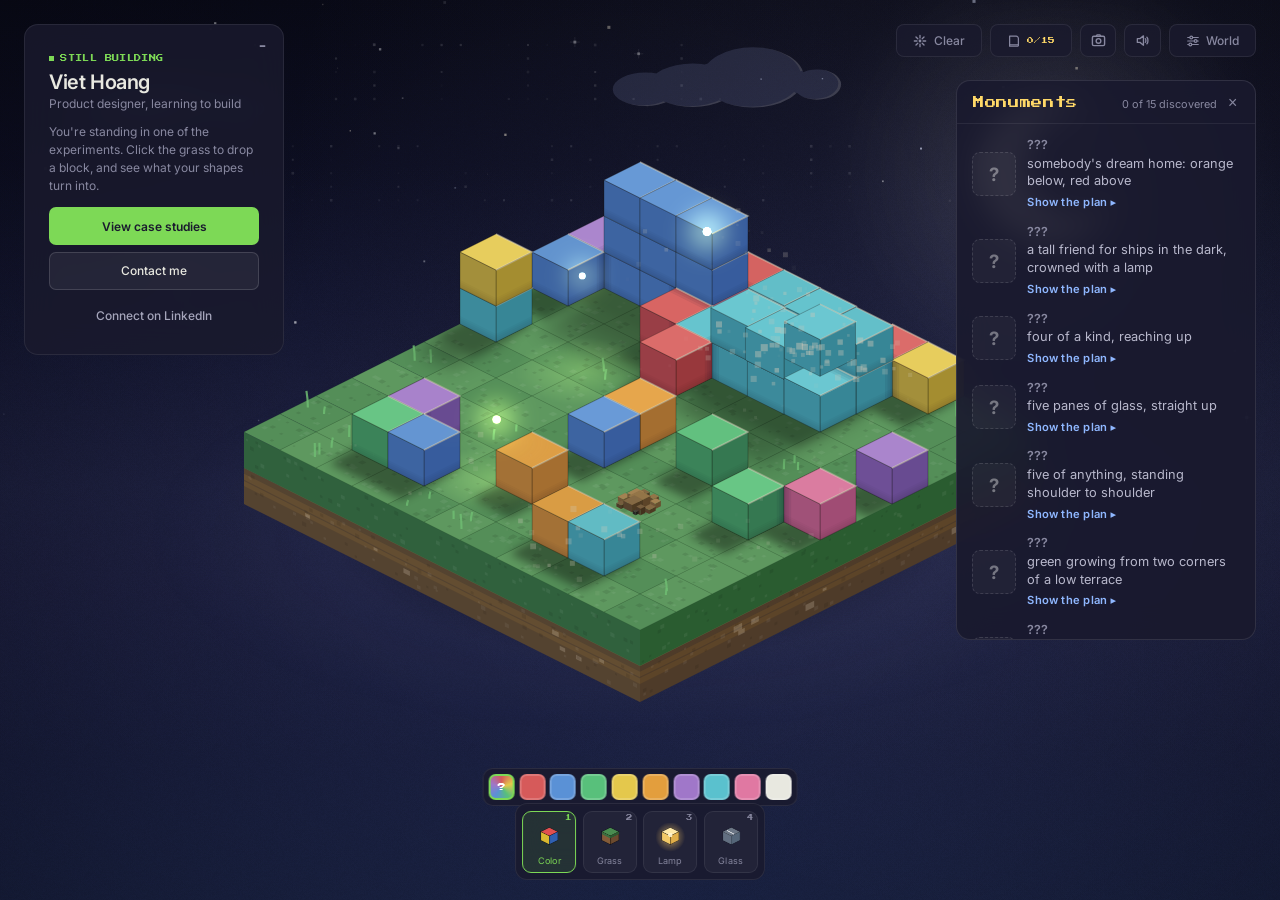
<file: index.html>
<!DOCTYPE html>
<html lang="en">
<head>
  <meta charset="UTF-8">
  <meta name="viewport" content="width=device-width, initial-scale=1.0">
  <title>Viet Hoang · Product designer, learning to build</title>
  <meta name="description" content="Product designer learning to build. The homepage is a game: stack blocks, and some shapes turn into monuments.">
  <meta name="theme-color" content="#1a1a2e">
  <link rel="canonical" href="https://vietnhoang.com/">
  <!-- The root domain is the link that goes on applications and LinkedIn;
       it was the ONLY page with no social tags, so it unfurled as a bare
       grey URL while the unfinished case studies unfurled properly. -->
  <meta property="og:type" content="website">
  <meta property="og:url" content="https://vietnhoang.com/">
  <meta property="og:title" content="Viet Hoang · Product designer, learning to build">
  <meta property="og:description" content="The homepage is a game: stack blocks, and some shapes turn into monuments. Built end to end — no frameworks, no game engine.">
  <!-- The card: a 1200x630 render of the island itself, rendered off the
       game's own canvas at native size (session 28) — the site IS the
       portfolio, so the unfurl should be the thing, not a logo. -->
  <meta property="og:image" content="https://vietnhoang.com/og.jpg">
  <meta property="og:image:width" content="1200">
  <meta property="og:image:height" content="630">
  <meta property="og:image:alt" content="A voxel island at night, built from stacked blocks: the Parthenon, the Eiffel Tower, Stonehenge, a lighthouse and two office towers.">
  <meta name="twitter:card" content="summary_large_image">
  <meta name="twitter:image" content="https://vietnhoang.com/og.jpg">
  <!-- Inline SVG favicon: one request saved, and it matches the island's
       block-on-night palette. Any tab was showing a blank page icon. -->
  <link rel="icon" href="data:image/svg+xml,%3Csvg xmlns='http://www.w3.org/2000/svg' viewBox='0 0 32 32'%3E%3Crect width='32' height='32' rx='6' fill='%231a1a2e'/%3E%3Cpath d='M16 6l9 5.2v9.6L16 26l-9-5.2v-9.6z' fill='%237dd956'/%3E%3Cpath d='M16 6l9 5.2L16 16.5 7 11.2z' fill='%23a8ea86'/%3E%3Cpath d='M16 16.5V26l-9-5.2v-9.6z' fill='%2360b13f'/%3E%3C/svg%3E">
  <link rel="preconnect" href="https://fonts.googleapis.com">
  <link rel="preconnect" href="https://fonts.gstatic.com" crossorigin>
  <link href="https://fonts.googleapis.com/css2?family=Inter:wght@400;500;600&family=Press+Start+2P&display=swap" rel="stylesheet">
  <link rel="stylesheet" href="styles.css">
</head>
<body>
  <canvas id="scene" aria-hidden="true"></canvas>

  <!-- Info panel — top-left, out of the way -->
  <div class="panel" id="panel">
    <button class="panel-tuck" id="panelTuck" aria-label="Hide intro">&ndash;</button>
    <div class="panel-header">
      <div class="badge">
        <span class="badge-dot"></span>
        <span>Still building</span>
      </div>
      <h1 class="panel-name">Viet Hoang</h1>
      <p class="panel-role">Product designer, learning to build</p>
    </div>
    <p class="panel-desc">
      You're standing in one of the experiments. Click the grass to drop a
      block, and see what your shapes turn into.
    </p>
    <!-- One stacked, full-width action per row, in explicit priority order:
         for a job search, seeing the work outranks starting a conversation,
         which outranks a social profile. The three weights (solid / outlined
         / text) carry that ranking visually so the eye ranks them the same
         way the labels do. All three ship on phones now — stacked they fit,
         where the old wrapped row did not. -->
    <div class="panel-links">
      <a href="work/" class="link-btn link-btn--primary">View case studies</a>
      <a href="mailto:viet@vietnhoang.com" class="link-btn link-btn--secondary">Contact me</a>
      <a href="https://linkedin.com/in/vietnhoang" target="_blank" rel="noopener"
         class="link-btn link-btn--tertiary">Connect on LinkedIn</a>
    </div>
  </div>
  <!-- The tucked-panel pill: appears when the intro folds away (zoomed
       in, or hidden by hand); tapping brings the intro back -->
  <button class="panel-pill" id="panelPill" aria-label="Show intro" aria-expanded="false">VH</button>

  <!-- Controls — top-right -->
  <div class="controls" id="controls">
    <button class="ctrl-btn" id="resetBtn" aria-label="Clear the platform" title="Clear the platform">
      <svg width="14" height="14" viewBox="0 0 16 16" fill="none">
        <path d="M8 1.5v3M8 11.5v3M1.5 8h3M11.5 8h3M3.4 3.4l2.1 2.1M10.5 10.5l2.1 2.1M12.6 3.4l-2.1 2.1M5.5 10.5l-2.1 2.1" stroke="currentColor" stroke-width="1.5" stroke-linecap="round"/>
        <circle cx="8" cy="8" r="1.6" fill="currentColor"/>
      </svg>
      Clear
    </button>
    <button class="ctrl-btn" id="codexBtn" aria-label="Open your collection" aria-expanded="false" aria-controls="codex" title="Collection">
      <svg width="14" height="14" viewBox="0 0 16 16" fill="none">
        <path d="M3 2.5h7.5A2.5 2.5 0 0 1 13 5v8.5a1 1 0 0 0-1-1H3V2.5z" stroke="currentColor" stroke-width="1.4" stroke-linejoin="round"/>
        <path d="M3 12.5V14h9" stroke="currentColor" stroke-width="1.4" stroke-linecap="round"/>
      </svg>
      <span id="codexBadge">0/15</span>
    </button>
    <button class="ctrl-btn ctrl-btn--icon" id="postcardBtn" aria-label="Save a postcard of your build" title="Save a postcard">
      <svg width="15" height="15" viewBox="0 0 16 16" fill="none">
        <rect x="1.5" y="3.5" width="13" height="10" rx="1.5" stroke="currentColor" stroke-width="1.5"/>
        <circle cx="8" cy="8.5" r="2.5" stroke="currentColor" stroke-width="1.5"/>
        <path d="M5.5 3.5 6.5 2h3l1 1.5" stroke="currentColor" stroke-width="1.5" stroke-linecap="round"/>
      </svg>
    </button>
    <button class="ctrl-btn ctrl-btn--icon" id="soundBtn" aria-label="Toggle sound" title="Sound">
      <svg width="15" height="15" viewBox="0 0 16 16" fill="none">
        <path d="M2.5 6v4h2.8L9 13V3L5.3 6H2.5z" stroke="currentColor" stroke-width="1.4" stroke-linejoin="round"/>
        <path class="snd-waves snd-wave-1" d="M11 6c.8.7.8 3.3 0 4" stroke="currentColor" stroke-width="1.4" stroke-linecap="round"/>
        <path class="snd-waves snd-wave-2" d="M12.7 4.5c1.5 1.5 1.5 5.5 0 7" stroke="currentColor" stroke-width="1.4" stroke-linecap="round"/>
        <path class="snd-slash" d="M2.5 13.5 13.5 2.5" stroke="currentColor" stroke-width="1.4" stroke-linecap="round"/>
      </svg>
    </button>
    <!-- World: the tuning panel (controls.js). Three faders — the same
         glyph family as the other icons. The word ships on desktop and is
         hidden on phones, where the row wraps inside 40vw. -->
    <button class="ctrl-btn" id="worldBtn" aria-label="Open world settings" aria-expanded="false" aria-controls="world" title="World settings">
      <svg width="14" height="14" viewBox="0 0 16 16" fill="none" aria-hidden="true">
        <path d="M2 4h12M2 8h12M2 12h12" stroke="currentColor" stroke-width="1.4" stroke-linecap="round"/>
        <circle cx="6" cy="4" r="1.6" fill="var(--color-bg)" stroke="currentColor" stroke-width="1.4"/>
        <circle cx="11" cy="8" r="1.6" fill="var(--color-bg)" stroke="currentColor" stroke-width="1.4"/>
        <circle cx="5" cy="12" r="1.6" fill="var(--color-bg)" stroke="currentColor" stroke-width="1.4"/>
      </svg>
      <span class="ctrl-btn-text">World</span>
    </button>
  </div>

  <!-- Colour swatches — unfold above the hotbar while the colour slot is
       selected. Buttons are built by game.js from the block palette. -->
  <div class="swatches" id="swatches" role="toolbar" aria-label="Block colors"></div>

  <!-- Hotbar — block palette, bottom-center.
       Each slot NAMES its block: four little cubes read as four colours,
       and nothing said one was a light and one was glass (the names lived
       only in aria-label, so only screen readers ever got them). The name
       is aria-hidden — the button's aria-label already says it, and the
       key number too, so exposing both would read everything twice. -->
  <div class="hotbar" id="hotbar" role="toolbar" aria-label="Block types">
    <button class="slot selected" data-type="color" aria-label="Color block (1)">
      <canvas class="slot-icon" width="64" height="64" aria-hidden="true"></canvas>
      <span class="slot-key">1</span>
      <span class="slot-name" aria-hidden="true">Color</span>
    </button>
    <button class="slot" data-type="grass" aria-label="Grass block (2)">
      <canvas class="slot-icon" width="64" height="64" aria-hidden="true"></canvas>
      <span class="slot-key">2</span>
      <span class="slot-name" aria-hidden="true">Grass</span>
    </button>
    <button class="slot" data-type="lamp" aria-label="Lamp block (3)">
      <canvas class="slot-icon" width="64" height="64" aria-hidden="true"></canvas>
      <span class="slot-key">3</span>
      <span class="slot-name" aria-hidden="true">Lamp</span>
    </button>
    <button class="slot" data-type="glass" aria-label="Glass block (4)">
      <canvas class="slot-icon" width="64" height="64" aria-hidden="true"></canvas>
      <span class="slot-key">4</span>
      <span class="slot-name" aria-hidden="true">Glass</span>
    </button>
  </div>

  <!-- Codex: the collection panel -->
  <!-- role=region, not dialog: it isn't modal and takes no focus; Escape closes it -->
  <div class="codex" id="codex" role="region" aria-label="Monument collection" hidden>
    <div class="codex-header">
      <div class="codex-title">Monuments</div>
      <div class="codex-count" id="codexCount"></div>
      <button class="codex-close" id="codexClose" aria-label="Close collection">×</button>
    </div>
    <div class="codex-list" id="codexList"></div>
  </div>

  <!-- World: the settings panel. Same family as the codex — role=region,
       non-modal, the world stays live behind it, Escape closes it, and it
       shares the right edge with the other three so only one is open.
       The rows are built by controls.js from its knob registry; with #dev
       in the URL the same file adds the full tuning rig. -->
  <div class="world" id="world" role="region" aria-label="World settings" hidden>
    <div class="world-header">
      <h2 class="world-title">World</h2>
      <div class="world-mode" id="worldMode"></div>
      <button class="world-close" id="worldClose" aria-label="Close world settings">×</button>
    </div>
    <div class="world-body" id="worldBody"></div>
  </div>

  <!-- Chat with Abe: tapping the surfaced gofer opens this. -->
  <!-- role=region like the codex: non-modal, the world stays live behind
       it; Escape closes it (routed through game.js, the one keyboard
       authority). The log is role=log so replies announce politely. -->
  <div class="chat" id="chat" role="region" aria-label="Chat with Abe" hidden>
    <div class="chat-header">
      <!-- The RPG dialog-box pattern (the FF reference): the speaker's
           portrait sits beside their name. The art carries its own
           painted frame, so the CSS adds no border of its own. -->
      <img class="chat-avatar" src="abe.png" alt="" width="48" height="48">
      <div class="chat-title">Abe</div>
      <button class="chat-close" id="chatClose" aria-label="Close chat">×</button>
    </div>
    <div class="chat-log" id="chatLog" role="log" aria-label="Conversation"></div>
    <div class="chat-chips" id="chatChips"></div>
    <form class="chat-form" id="chatForm">
      <input class="chat-input" id="chatInput" type="text" maxlength="280"
             placeholder="Ask me anything…" aria-label="Ask Abe a question"
             autocomplete="off">
      <button class="chat-send" id="chatSend" type="submit" aria-label="Send">➤</button>
    </form>
    <!-- Honest until the relay ships: the old line ("Typed questions are
         answered by Claude") promised a service that is not deployed, so
         a typed question fell back to Abe's blocked-tunnel line and the
         page had told a small lie. Restore the credit when the worker
         goes live — it is the accurate line at that point, not before. -->
    <div class="chat-foot">
      Abe is still learning to answer typed questions ·
      <a href="work/gofer/">Read the full case study</a>
    </div>
  </div>

  <!-- Company summary: tapping the BNY or Prudential tower opens this.
       The two towers ARE Viet's old jobs, so a tap should say what the
       job was instead of only offering to be dragged. Same non-modal
       role=region as the codex and the chat: the world stays live, the
       close button and Escape both shut it, and only one of the three
       panels is open at a time (they share the right edge). Content is
       filled by game.js from the same copy as the case-study pages. -->
  <div class="company" id="company" role="region" aria-label="Company summary" hidden>
    <div class="company-header">
      <div class="company-heads">
        <div class="company-title" id="companyName"></div>
        <div class="company-eyebrow" id="companyRole"></div>
      </div>
      <button class="company-close" id="companyClose" aria-label="Close company summary">&times;</button>
    </div>
    <div class="company-body">
      <p class="company-lead" id="companyLead"></p>
      <p class="company-label" id="companyLabel"></p>
      <ul class="company-points" id="companyPoints"></ul>
      <a class="company-link" id="companyLink" href="">More on this work &rarr;</a>
    </div>
  </div>

  <!-- Monument discovery card -->
  <div class="monument-card" id="monumentCard" role="status" aria-live="polite">
    <div class="mc-title" id="mcTitle"></div>
    <div class="mc-sub" id="mcSub"></div>
  </div>

  <!-- Hint -->
  <div class="hint" id="hint">Click or drag a block from the bar · Drag to move · Some shapes become monuments</div>

  <script src="engine.js"></script>
  <script src="world.js"></script>
  <script src="fx.js"></script>
  <script src="sfx.js"></script>
  <script src="monuments.js"></script>
  <script src="gofer.js"></script>
  <script src="chat.js"></script>
  <script src="game.js"></script>
  <script src="controls.js"></script>
</body>
</html>
</file>
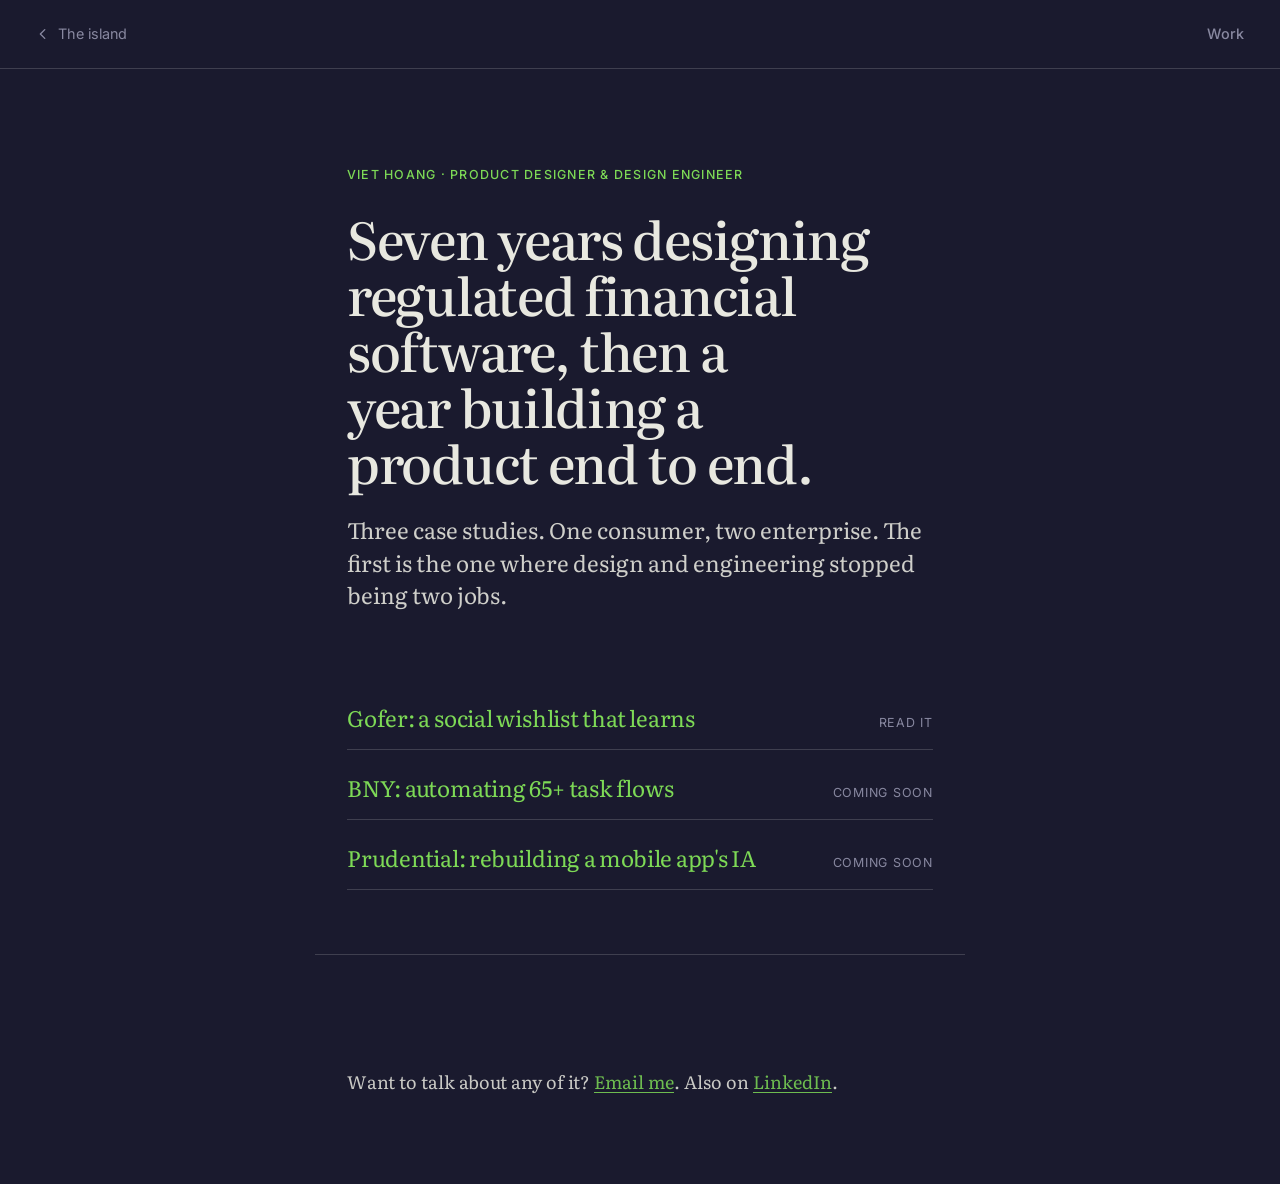
<file: work/index.html>
<!DOCTYPE html>
<html lang="en">
<head>
  <meta charset="UTF-8">
  <meta name="viewport" content="width=device-width, initial-scale=1.0">
  <title>Work · Viet Hoang</title>
  <meta name="description" content="Three case studies: a consumer iOS app I designed and built, enterprise workflow design at BNY, and information architecture at Prudential.">
  <meta name="theme-color" content="#1a1a2e">
  <link rel="canonical" href="https://vietnhoang.com/work/">

  <meta property="og:type" content="website">
  <meta property="og:title" content="Viet Hoang · Work">
  <meta property="og:description" content="Seven years designing regulated financial software, then a year building a product end to end. Three case studies.">
  <meta property="og:url" content="https://vietnhoang.com/work/">
  <meta property="og:site_name" content="Viet Hoang">
  <!-- The card: a 1200x630 render of the island itself, rendered off the
       game's own canvas at native size (session 28) — the site IS the
       portfolio, so the unfurl should be the thing, not a logo. -->
  <meta property="og:image" content="https://vietnhoang.com/og.jpg">
  <meta property="og:image:width" content="1200">
  <meta property="og:image:height" content="630">
  <meta property="og:image:alt" content="A voxel island at night, built from stacked blocks: the Parthenon, the Eiffel Tower, Stonehenge, a lighthouse and two office towers.">
  <meta name="twitter:card" content="summary_large_image">
  <meta name="twitter:image" content="https://vietnhoang.com/og.jpg">
  <meta name="twitter:title" content="Viet Hoang · Work">
  <meta name="twitter:description" content="Seven years designing regulated financial software, then a year building a product end to end. Three case studies.">

  <link rel="icon" href="data:image/svg+xml,%3Csvg xmlns='http://www.w3.org/2000/svg' viewBox='0 0 32 32'%3E%3Crect width='32' height='32' rx='6' fill='%231a1a2e'/%3E%3Cpath d='M16 6l9 5.2v9.6L16 26l-9-5.2v-9.6z' fill='%237dd956'/%3E%3Cpath d='M16 6l9 5.2L16 16.5 7 11.2z' fill='%23a8ea86'/%3E%3Cpath d='M16 16.5V26l-9-5.2v-9.6z' fill='%2360b13f'/%3E%3C/svg%3E">
  <link rel="preconnect" href="https://fonts.googleapis.com">
  <link rel="preconnect" href="https://fonts.gstatic.com" crossorigin>
  <link href="https://fonts.googleapis.com/css2?family=Literata:ital,opsz,wght@0,7..72,400..600;1,7..72,400..500&family=Inter:wght@400;500;600&display=swap" rel="stylesheet">
  <link rel="stylesheet" href="case-study.css">
</head>
<body>

  <a class="skip" href="#main">Skip to content</a>

  <nav class="topbar">
    <a class="back" href="../">
      <svg width="14" height="14" viewBox="0 0 16 16" fill="none" aria-hidden="true">
        <path d="M10 3 5 8l5 5" stroke="currentColor" stroke-width="1.6" stroke-linecap="round" stroke-linejoin="round"/>
      </svg>
      The island
    </a>
    <span class="topbar-home" aria-current="page">Work</span>
  </nav>

  <main id="main">

    <header class="hero wrap">
      <p class="eyebrow">Viet Hoang · Product designer &amp; design engineer</p>
      <h1>Seven years designing regulated financial software, then a year building a product end to end.</h1>
      <p class="standfirst">
        Three case studies. One consumer, two enterprise. The first is the one where
        design and engineering stopped being two jobs.
      </p>
    </header>

    <section class="wrap">
      <ul class="next-list" role="list">
        <li>
          <a href="gofer/">Gofer: a social wishlist that learns <span class="meta">Read it</span></a>
        </li>
        <li>
          <a href="bny/">BNY: automating 65+ task flows <span class="meta">Coming soon</span></a>
        </li>
        <li>
          <a href="prudential/">Prudential: rebuilding a mobile app's IA <span class="meta">Coming soon</span></a>
        </li>
      </ul>
    </section>

  </main>

  <footer class="next wrap">
    <p class="contact">
      Want to talk about any of it? <a href="mailto:viet@vietnhoang.com">Email me</a>.
      Also on <a href="https://linkedin.com/in/vietnhoang" target="_blank" rel="noopener">LinkedIn</a>.
    </p>
  </footer>

</body>
</html>
</file>
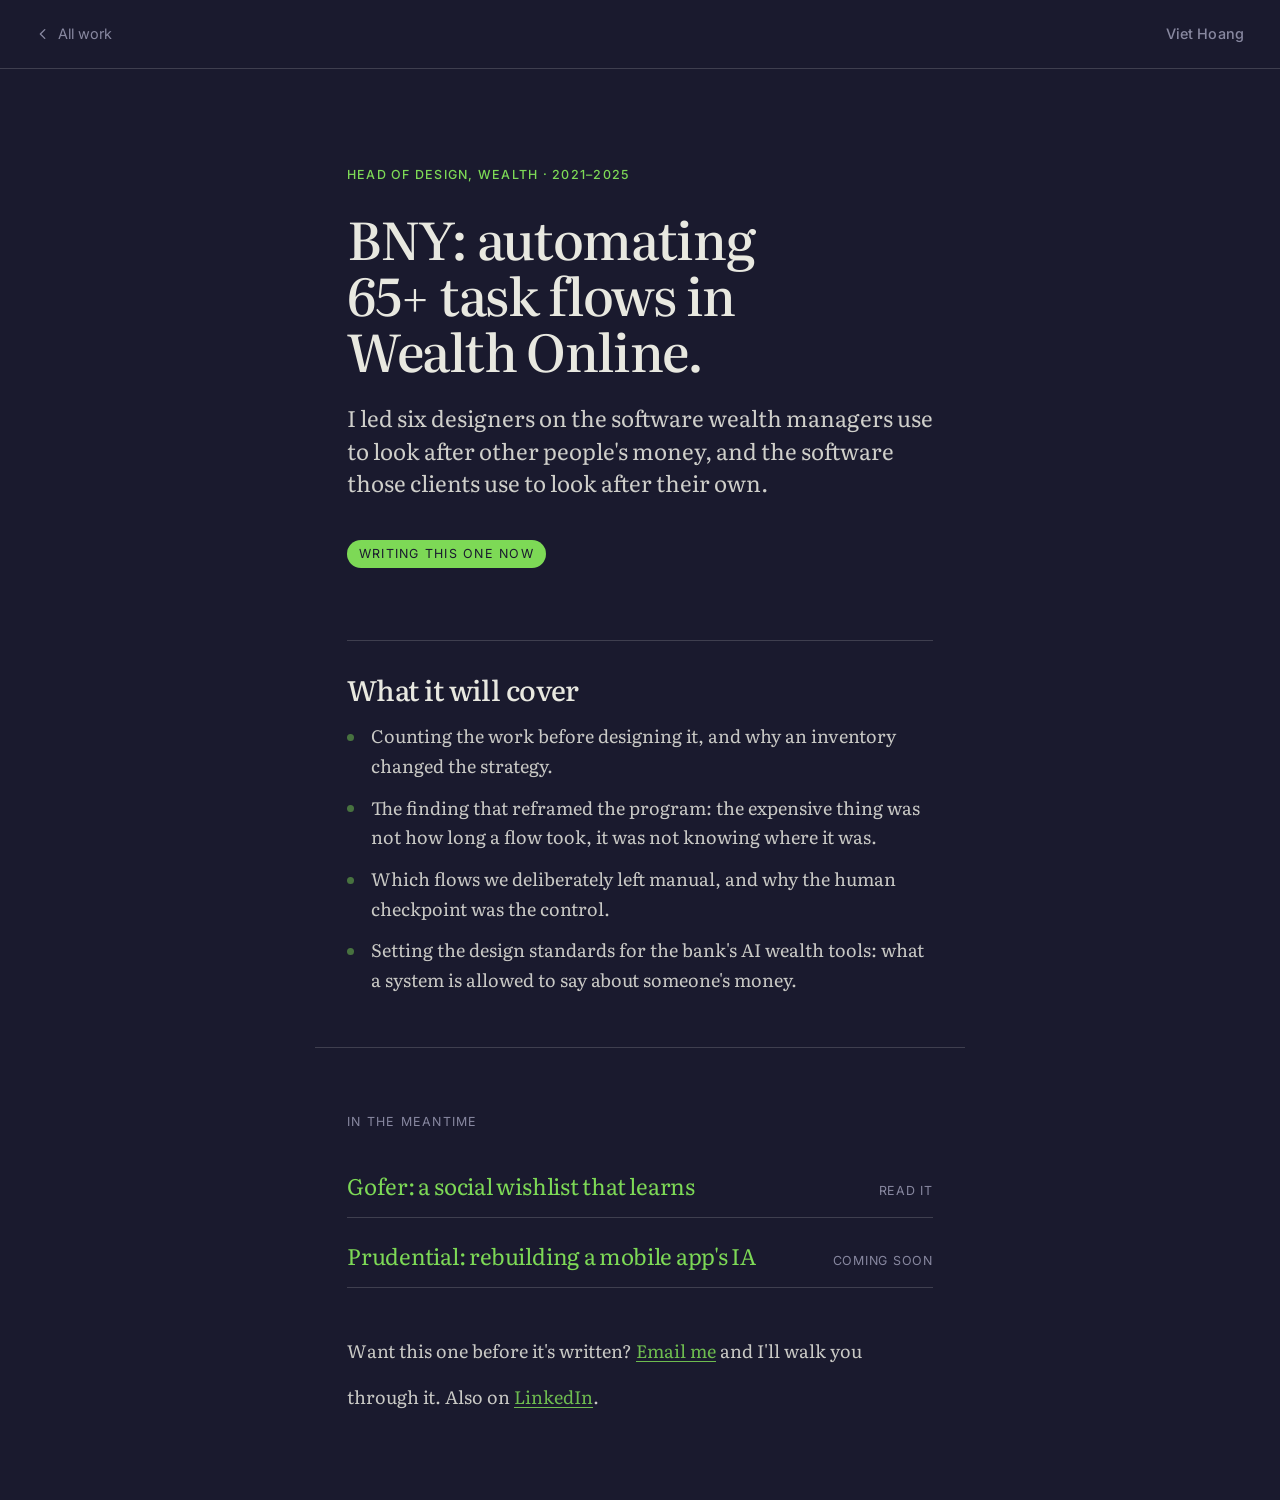
<file: work/bny/index.html>
<!DOCTYPE html>
<html lang="en">
<head>
  <meta charset="UTF-8">
  <meta name="viewport" content="width=device-width, initial-scale=1.0">
  <title>BNY · Viet Hoang</title>
  <meta name="description" content="Head of Design for Wealth at BNY. Automating 65+ task flows in Wealth Online, and setting the design standards for the bank's AI wealth tools. Case study in progress.">
  <meta name="theme-color" content="#1a1a2e">
  <meta name="robots" content="noindex">
  <link rel="canonical" href="https://vietnhoang.com/work/bny/">

  <!-- noindex does NOT stop link unfurling, so these still need social tags:
       the whole point of the page is being pasted to a recruiter. -->
  <meta property="og:type" content="article">
  <meta property="og:title" content="BNY: automating 65+ task flows in Wealth Online.">
  <meta property="og:description" content="Head of Design for Wealth at BNY, leading six designers. Case study in progress.">
  <meta property="og:url" content="https://vietnhoang.com/work/bny/">
  <meta property="og:site_name" content="Viet Hoang">
  <!-- The card: a 1200x630 render of the island itself, rendered off the
       game's own canvas at native size (session 28) — the site IS the
       portfolio, so the unfurl should be the thing, not a logo. -->
  <meta property="og:image" content="https://vietnhoang.com/work/bny/og.jpg">
  <meta property="og:image:width" content="1200">
  <meta property="og:image:height" content="630">
  <meta property="og:image:alt" content="The Bank of New York building as a voxel monument on a moonlit island: a wide silver tower with lit ribbon windows and a BNY sign.">
  <meta name="twitter:card" content="summary_large_image">
  <meta name="twitter:image" content="https://vietnhoang.com/work/bny/og.jpg">
  <meta name="twitter:title" content="BNY: automating 65+ task flows in Wealth Online.">
  <meta name="twitter:description" content="Head of Design for Wealth at BNY, leading six designers. Case study in progress.">

  <link rel="icon" href="data:image/svg+xml,%3Csvg xmlns='http://www.w3.org/2000/svg' viewBox='0 0 32 32'%3E%3Crect width='32' height='32' rx='6' fill='%231a1a2e'/%3E%3Cpath d='M16 6l9 5.2v9.6L16 26l-9-5.2v-9.6z' fill='%237dd956'/%3E%3Cpath d='M16 6l9 5.2L16 16.5 7 11.2z' fill='%23a8ea86'/%3E%3Cpath d='M16 16.5V26l-9-5.2v-9.6z' fill='%2360b13f'/%3E%3C/svg%3E">
  <link rel="preconnect" href="https://fonts.googleapis.com">
  <link rel="preconnect" href="https://fonts.gstatic.com" crossorigin>
  <link href="https://fonts.googleapis.com/css2?family=Literata:ital,opsz,wght@0,7..72,400..600;1,7..72,400..500&family=Inter:wght@400;500;600&display=swap" rel="stylesheet">
  <link rel="stylesheet" href="../case-study.css">
</head>
<body>

  <a class="skip" href="#main">Skip to content</a>

  <nav class="topbar">
    <a class="back" href="../">
      <svg width="14" height="14" viewBox="0 0 16 16" fill="none" aria-hidden="true">
        <path d="M10 3 5 8l5 5" stroke="currentColor" stroke-width="1.6" stroke-linecap="round" stroke-linejoin="round"/>
      </svg>
      All work
    </a>
    <a class="topbar-home" href="../../">Viet Hoang</a>
  </nav>

    <!-- ═══ UNVERIFIED-CLAIM · revisit before this case study is written ═══
       Viet, 2026-09-12: "That's a fine placeholder for now." These lines
       are a DELIBERATE placeholder, live with his knowledge — not an
       oversight, and not cleared as fact either.

       History, because this note is the third attempt to keep it:
       the copy was originally tagged [INVENTED]; a later session deleted
       the tags and rewrote the sentences into future tense ("what it will
       cover"). Changing the tense did not make the statements true, and
       the intent was lost until a review found them already deployed.
       DO NOT delete this comment to 'tidy up'. Delete it only when the
       claims below have been checked against what actually happened.

       The two that are checkable and would be embarrassing if wrong:
         · "65+ task flows"
         · "I led six designers"
       The rest describe the shape of a story rather than a fact.

       If they need softening rather than correcting: drop the figure and
       keep the sentence — "automating task flows in Wealth Online",
       "I led a team of designers".

       MIRROR: the same sentences ship in the COMPANIES table in game.js
       (the panel that opens when you click the monument). Fix BOTH. ═══ -->
<main id="main">

    <header class="soon wrap">
      <p class="eyebrow">Head of Design, Wealth · 2021&ndash;2025</p>
      <h1>BNY: automating 65+ task flows in Wealth Online.</h1>
      <p class="standfirst">
        I led six designers on the software wealth managers use to look after other
        people's money, and the software those clients use to look after their own.
      </p>
      <span class="soon-note">Writing this one now</span>

      <div class="soon-covers">
        <h2>What it will cover</h2>
        <ul>
        <li>Counting the work before designing it, and why an inventory changed the strategy.</li>
        <li>The finding that reframed the program: the expensive thing was not how long a flow took, it was not knowing where it was.</li>
        <li>Which flows we deliberately left manual, and why the human checkpoint was the control.</li>
        <li>Setting the design standards for the bank's AI wealth tools: what a system is allowed to say about someone's money.</li>
      </ul>
      </div>
    </header>

  </main>

  <footer class="next wrap">
    <p class="next-label">In the meantime</p>
    <ul class="next-list" role="list">
      <li>
        <a href="../gofer/">Gofer: a social wishlist that learns <span class="meta">Read it</span></a>
      </li>
      <li>
        <a href="../prudential/">Prudential: rebuilding a mobile app's IA <span class="meta">Coming soon</span></a>
      </li>
    </ul>
    <p class="contact">
      Want this one before it's written? <a href="mailto:viet@vietnhoang.com">Email me</a>
      and I'll walk you through it. Also on
      <a href="https://linkedin.com/in/vietnhoang" target="_blank" rel="noopener">LinkedIn</a>.
    </p>
  </footer>

</body>
</html>
</file>
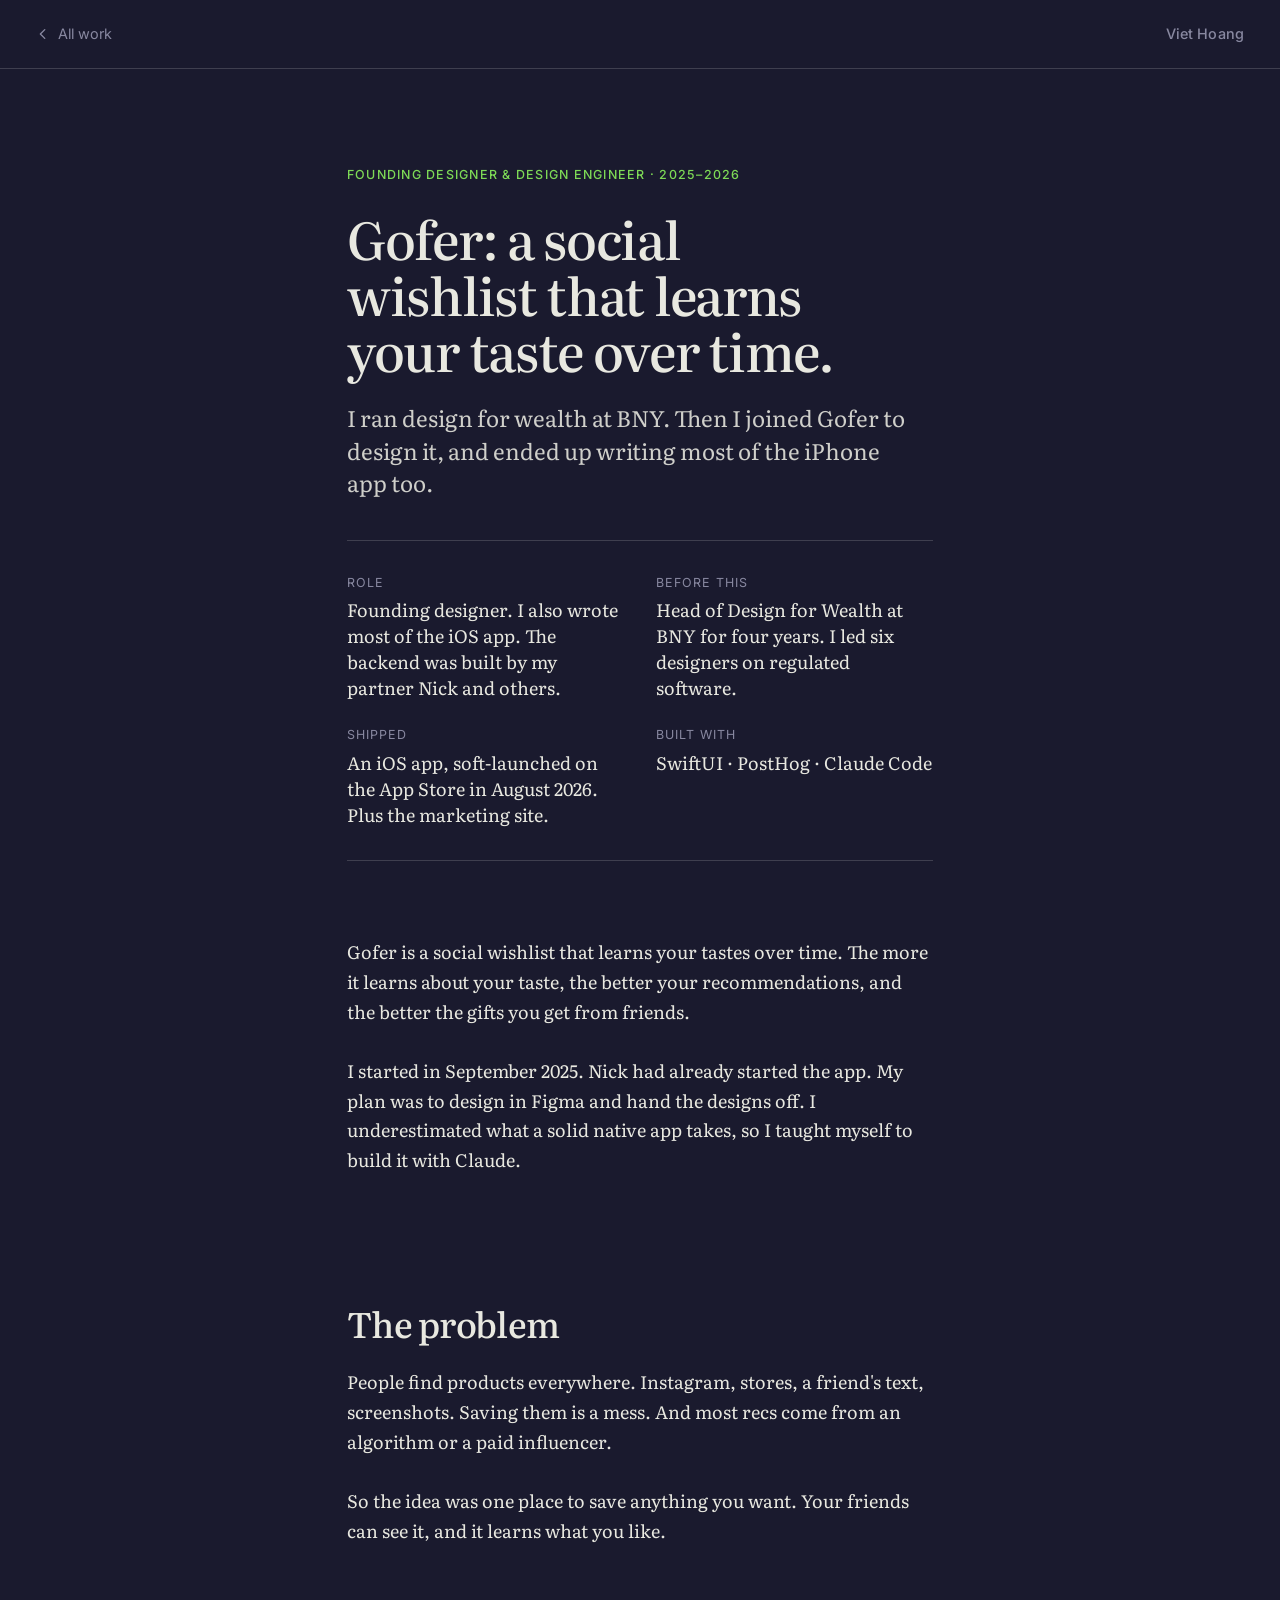
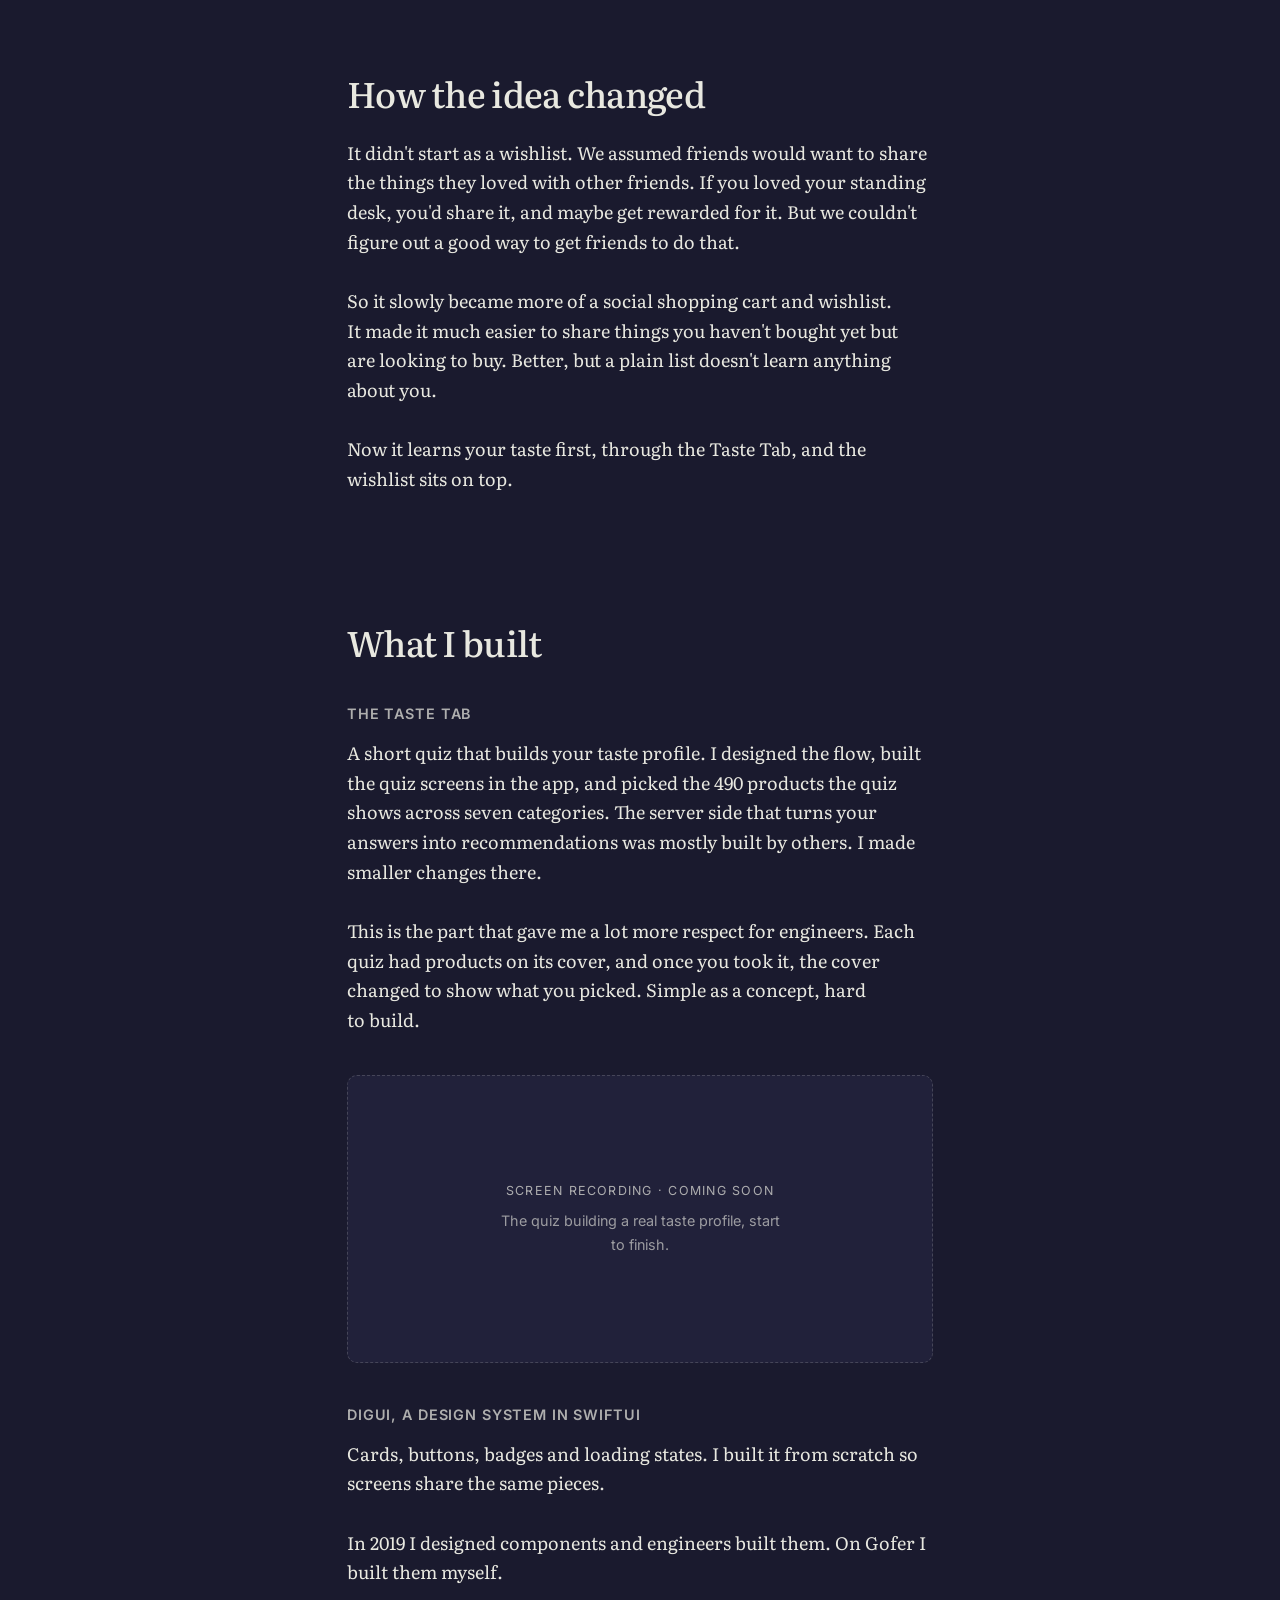
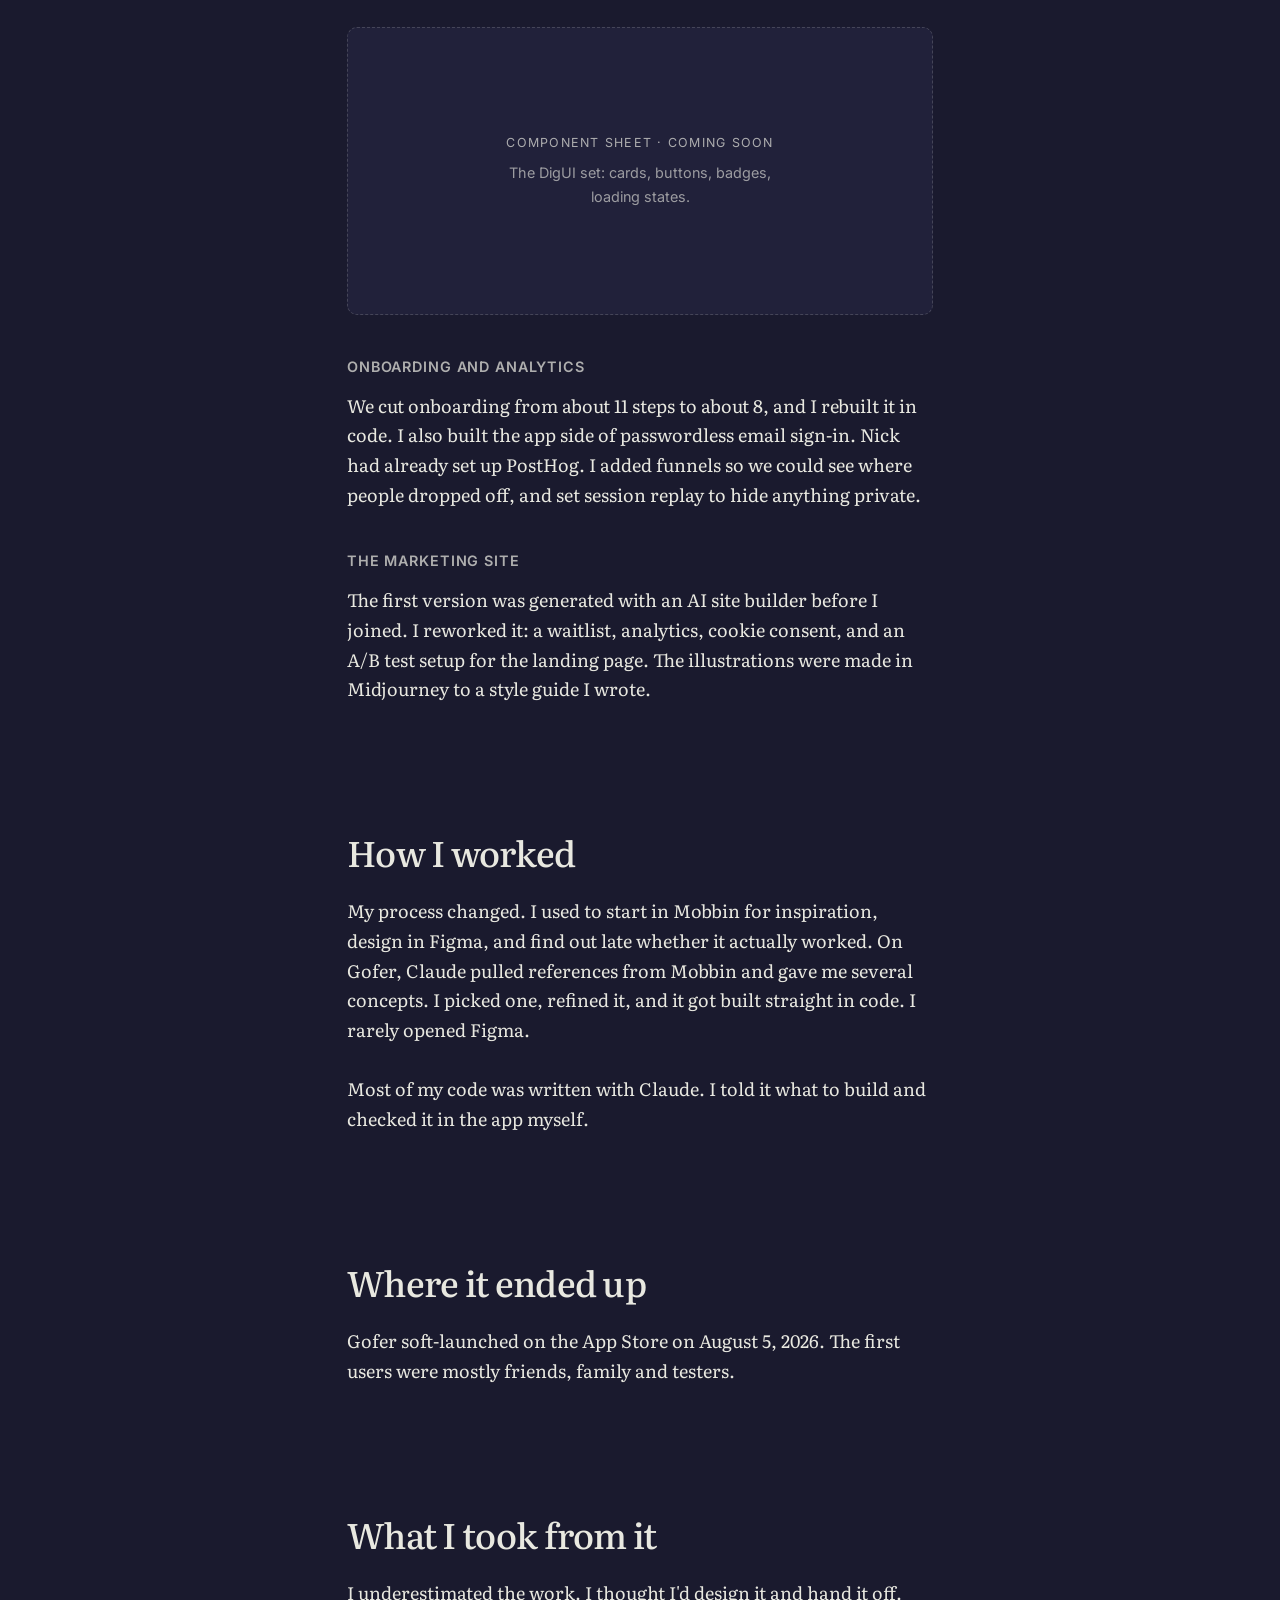
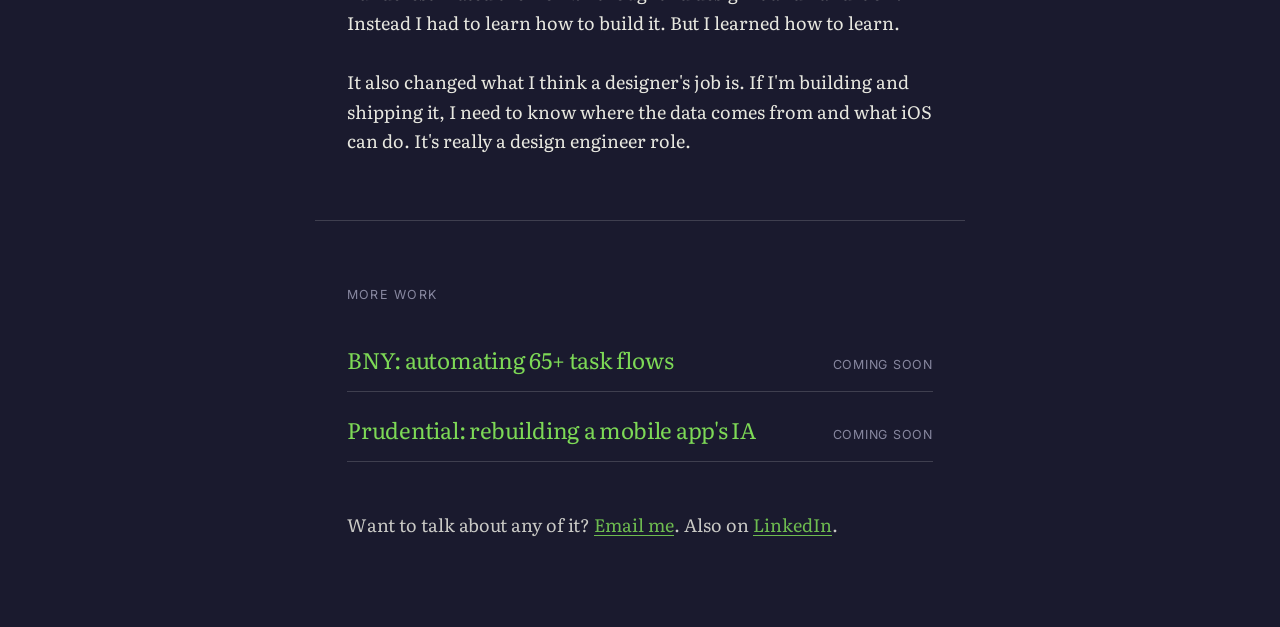
<file: work/gofer/index.html>
<!DOCTYPE html>
<html lang="en">
<head>
  <meta charset="UTF-8">
  <meta name="viewport" content="width=device-width, initial-scale=1.0">
  <title>Gofer · Viet Hoang</title>
  <meta name="description" content="Founding designer on Gofer, a consumer iOS app. I designed it and wrote most of the iOS app.">
  <meta name="theme-color" content="#1a1a2e">
  <link rel="canonical" href="https://vietnhoang.com/work/gofer/">

  <!-- Social preview. This page's job is to be pasted into a LinkedIn
       message, an application form, and a recruiter's email. Without these
       it unfurls as a bare grey link. -->
  <meta property="og:type" content="article">
  <meta property="og:title" content="Gofer: a social wishlist that learns your taste over time.">
  <meta property="og:description" content="I ran design for wealth at BNY. Then I joined Gofer to design it, and ended up writing most of the iPhone app too.">
  <meta property="og:url" content="https://vietnhoang.com/work/gofer/">
  <meta property="og:site_name" content="Viet Hoang">
  <!-- The card: a 1200x630 render of the island itself, rendered off the
       game's own canvas at native size (session 28) — the site IS the
       portfolio, so the unfurl should be the thing, not a logo. -->
  <meta property="og:image" content="https://vietnhoang.com/og.jpg">
  <meta property="og:image:width" content="1200">
  <meta property="og:image:height" content="630">
  <meta property="og:image:alt" content="A voxel island at night, built from stacked blocks: the Parthenon, the Eiffel Tower, Stonehenge, a lighthouse and two office towers.">
  <meta name="twitter:card" content="summary_large_image">
  <meta name="twitter:image" content="https://vietnhoang.com/og.jpg">
  <meta name="twitter:title" content="Gofer: a social wishlist that learns your taste over time.">
  <meta name="twitter:description" content="I ran design for wealth at BNY. Then I joined Gofer to design it, and ended up writing most of the iPhone app too.">

  <link rel="icon" href="data:image/svg+xml,%3Csvg xmlns='http://www.w3.org/2000/svg' viewBox='0 0 32 32'%3E%3Crect width='32' height='32' rx='6' fill='%231a1a2e'/%3E%3Cpath d='M16 6l9 5.2v9.6L16 26l-9-5.2v-9.6z' fill='%237dd956'/%3E%3Cpath d='M16 6l9 5.2L16 16.5 7 11.2z' fill='%23a8ea86'/%3E%3Cpath d='M16 16.5V26l-9-5.2v-9.6z' fill='%2360b13f'/%3E%3C/svg%3E">
  <link rel="preconnect" href="https://fonts.googleapis.com">
  <link rel="preconnect" href="https://fonts.gstatic.com" crossorigin>
  <link href="https://fonts.googleapis.com/css2?family=Literata:ital,opsz,wght@0,7..72,400..600;1,7..72,400..500&family=Inter:wght@400;500;600&display=swap" rel="stylesheet">
  <link rel="stylesheet" href="../case-study.css">
</head>
<body>

  <a class="skip" href="#main">Skip to content</a>

  <nav class="topbar">
    <a class="back" href="../">
      <svg width="14" height="14" viewBox="0 0 16 16" fill="none" aria-hidden="true">
        <path d="M10 3 5 8l5 5" stroke="currentColor" stroke-width="1.6" stroke-linecap="round" stroke-linejoin="round"/>
      </svg>
      All work
    </a>
    <a class="topbar-home" href="../../">Viet Hoang</a>
  </nav>

  <main id="main">

    <!-- Hero: the whole story in miniature, before any narrative.
         A recruiter landing here directly must not read seven sections
         to learn what Gofer is or what he actually did.
         Every "I built" on this page is checked against git authorship
         (2026-11-15): Nick built the backend; Viet wrote most of the iOS app. -->
    <header class="hero wrap">
      <p class="eyebrow">Founding designer &amp; design engineer · 2025&ndash;2026</p>
      <h1>Gofer: a social wishlist that learns your taste over time.</h1>
      <p class="standfirst">
        I ran design for wealth at BNY. Then I joined Gofer to design it, and ended up
        writing most of the iPhone app too.
      </p>

      <dl class="facts">
        <div>
          <dt>Role</dt>
          <dd>Founding designer. I also wrote most of the iOS app. The backend was built by my partner Nick and others.</dd>
        </div>
        <div>
          <dt>Before this</dt>
          <dd>Head of Design for Wealth at BNY for four years. I led six designers on regulated software.</dd>
        </div>
        <div>
          <dt>Shipped</dt>
          <dd>An iOS app, soft-launched on the App Store in August 2026. Plus the marketing site.</dd>
        </div>
        <div>
          <dt>Built with</dt>
          <dd>SwiftUI · PostHog · Claude Code</dd>
        </div>
      </dl>
    </header>

    <section class="wrap">
      <p>
        Gofer is a social wishlist that learns your tastes over time. The more it learns
        about your taste, the better your recommendations, and the better the gifts you
        get from friends.
      </p>
      <p>
        I started in September 2025. Nick had already started the app. My plan was to
        design in Figma and hand the designs off. I underestimated what a solid native
        app takes, so I taught myself to build it with Claude.
      </p>
    </section>

    <section class="wrap">
      <h2>The problem</h2>
      <p>
        People find products everywhere. Instagram, stores, a friend's text,
        screenshots. Saving them is a mess. And most recs come from an algorithm or a
        paid influencer.
      </p>
      <p>
        So the idea was one place to save anything you want. Your friends can see it,
        and it learns what you like.
      </p>
    </section>

    <section class="wrap">
      <h2>How the idea changed</h2>
      <p>
        It didn't start as a wishlist. We assumed friends would want to share the
        things they loved with other friends. If you loved your standing desk, you'd
        share it, and maybe get rewarded for it. But we couldn't figure out a good way
        to get friends to do that.
      </p>
      <p>
        So it slowly became more of a social shopping cart and wishlist. It made it
        much easier to share things you haven't bought yet but are looking to buy.
        Better, but a plain list doesn't learn anything about you.
      </p>
      <p>
        Now it learns your taste first, through the Taste Tab, and the wishlist sits
        on top.
      </p>
    </section>

    <section class="wrap">
      <h2>What I built</h2>

      <h3>The Taste Tab</h3>
      <p>
        A short quiz that builds your taste profile. I designed the flow, built the quiz
        screens in the app, and picked the 490 products the quiz shows across seven
        categories. The server side that turns your answers into recommendations was
        mostly built by others. I made smaller changes there.
      </p>
      <p>
        This is the part that gave me a lot more respect for engineers. Each quiz had
        products on its cover, and once you took it, the cover changed to show what you
        picked. Simple as a concept, hard to build.
      </p>

      <div class="artifact">
        <span class="artifact-label">Screen recording · coming soon</span>
        <span class="artifact-desc">The quiz building a real taste profile, start to finish.</span>
      </div>

      <h3>DigUI, a design system in SwiftUI</h3>
      <p>
        Cards, buttons, badges and loading states. I built it from scratch so screens
        share the same pieces.
      </p>
      <p>
        In 2019 I designed components and engineers built them. On Gofer I built them
        myself.
      </p>

      <div class="artifact">
        <span class="artifact-label">Component sheet · coming soon</span>
        <span class="artifact-desc">The DigUI set: cards, buttons, badges, loading states.</span>
      </div>

      <h3>Onboarding and analytics</h3>
      <p>
        We cut onboarding from about 11 steps to about 8, and I rebuilt it in code. I
        also built the app side of passwordless email sign-in. Nick had already set up PostHog. I added
        funnels so we could see where people dropped off, and set session replay to
        hide anything private.
      </p>

      <h3>The marketing site</h3>
      <p>
        The first version was generated with an AI site builder before I joined. I
        reworked it: a waitlist, analytics, cookie consent, and an A/B test setup for
        the landing page. The illustrations were made in Midjourney to a style guide
        I wrote.
      </p>
    </section>

    <section class="wrap">
      <h2>How I worked</h2>
      <p>
        My process changed. I used to start in Mobbin for inspiration, design in Figma,
        and find out late whether it actually worked. On Gofer, Claude pulled references
        from Mobbin and gave me several concepts. I picked one, refined it, and it got
        built straight in code. I rarely opened Figma.
      </p>
      <p>
        Most of my code was written with Claude. I told it what to build and checked it
        in the app myself.
      </p>
    </section>

    <section class="wrap">
      <h2>Where it ended up</h2>
      <p>
        Gofer soft-launched on the App Store on August 5, 2026. The first users were
        mostly friends, family and testers.
      </p>
    </section>

    <section class="wrap">
      <h2>What I took from it</h2>
      <p>
        I underestimated the work. I thought I'd design it and hand it off. Instead I
        had to learn how to build it. But I learned how to learn.
      </p>
      <p>
        It also changed what I think a designer's job is. If I'm building and shipping
        it, I need to know where the data comes from and what iOS can do. It's really a
        design engineer role.
      </p>
    </section>

  </main>

  <footer class="next wrap">
    <p class="next-label">More work</p>
    <ul class="next-list" role="list">
      <li>
        <a href="../bny/">BNY: automating 65+ task flows <span class="meta">Coming soon</span></a>
      </li>
      <li>
        <a href="../prudential/">Prudential: rebuilding a mobile app's IA <span class="meta">Coming soon</span></a>
      </li>
    </ul>
    <p class="contact">
      Want to talk about any of it? <a href="mailto:viet@vietnhoang.com">Email me</a>.
      Also on <a href="https://linkedin.com/in/vietnhoang" target="_blank" rel="noopener">LinkedIn</a>.
    </p>
  </footer>

</body>
</html>
</file>
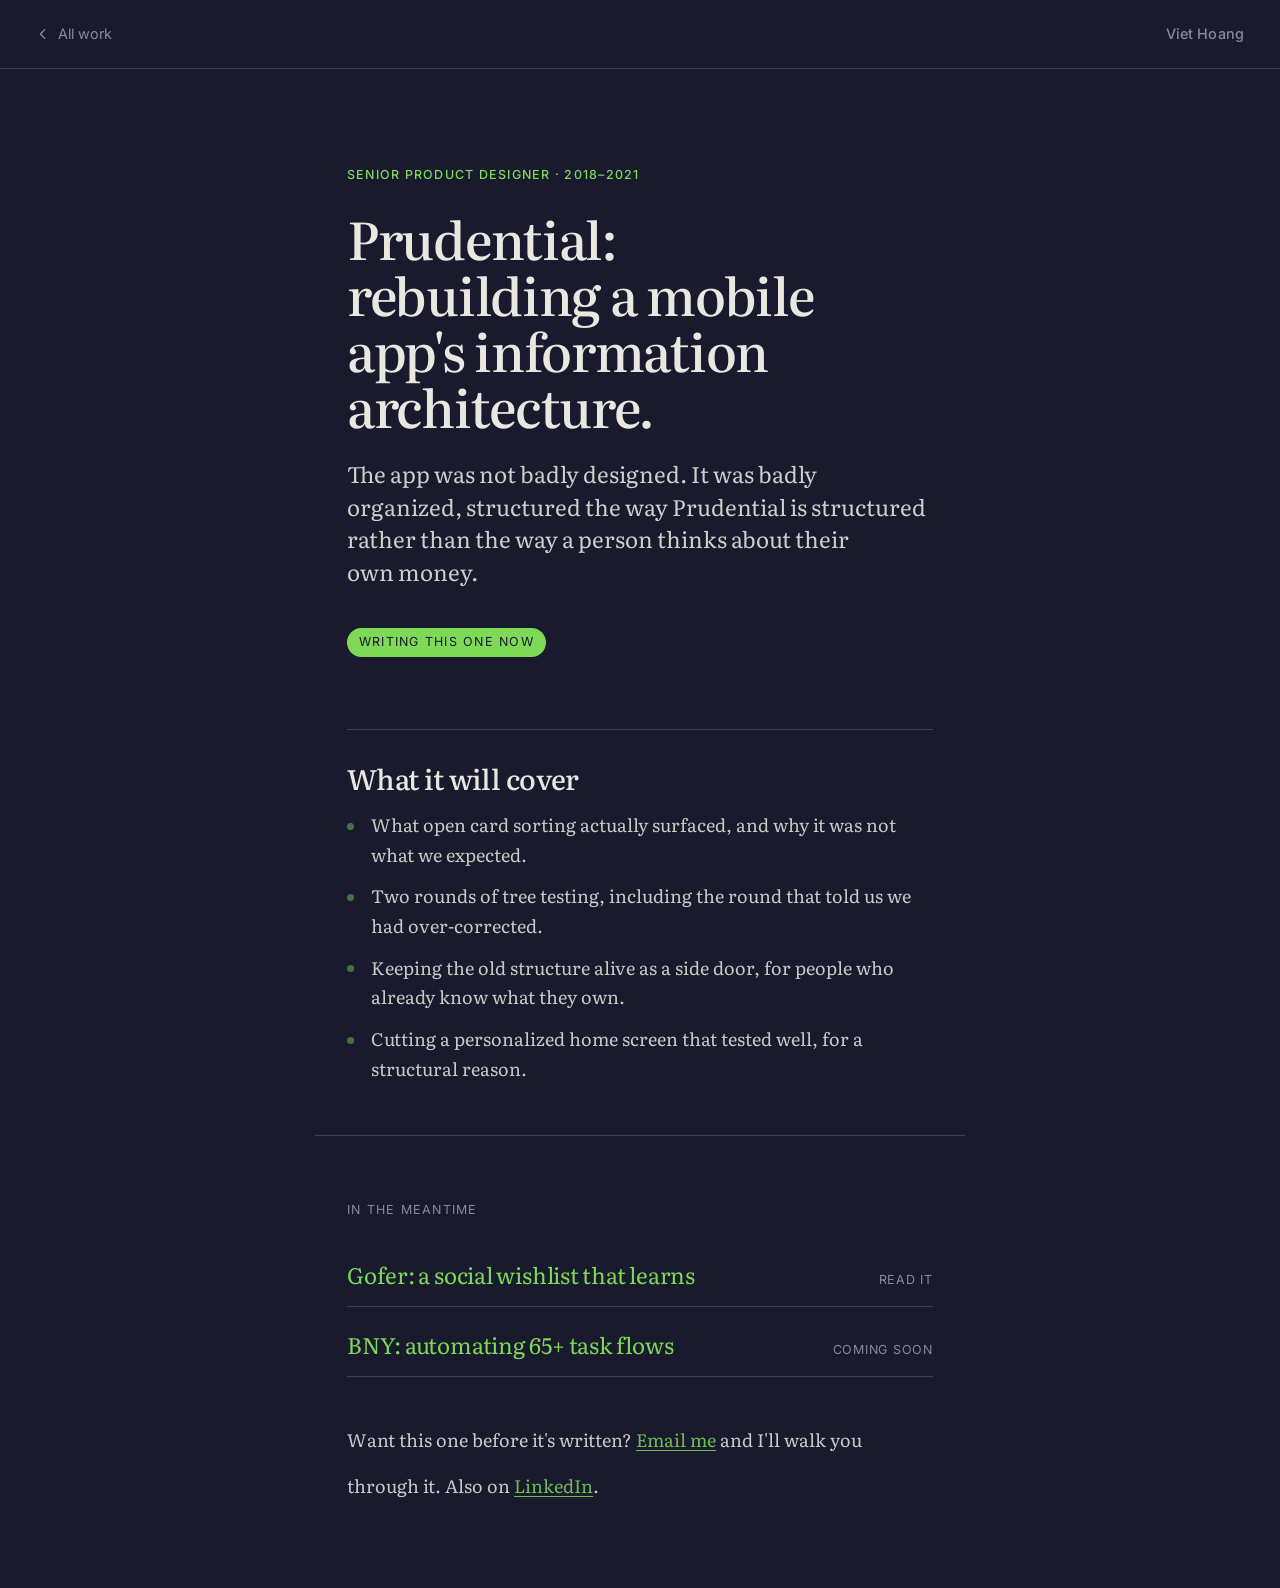
<file: work/prudential/index.html>
<!DOCTYPE html>
<html lang="en">
<head>
  <meta charset="UTF-8">
  <meta name="viewport" content="width=device-width, initial-scale=1.0">
  <title>Prudential · Viet Hoang</title>
  <meta name="description" content="Lead designer on Prudential's native mobile app. Rebuilding its information architecture through card sorting and tree testing. Case study in progress.">
  <meta name="theme-color" content="#1a1a2e">
  <meta name="robots" content="noindex">
  <link rel="canonical" href="https://vietnhoang.com/work/prudential/">

  <!-- noindex does NOT stop link unfurling, so these still need social tags:
       the whole point of the page is being pasted to a recruiter. -->
  <meta property="og:type" content="article">
  <meta property="og:title" content="Prudential: rebuilding a mobile app's information architecture.">
  <meta property="og:description" content="Lead designer on Prudential's native mobile app, rebuilt through card sorting and tree testing. Case study in progress.">
  <meta property="og:url" content="https://vietnhoang.com/work/prudential/">
  <meta property="og:site_name" content="Viet Hoang">
  <!-- The card: a 1200x630 render of the island itself, rendered off the
       game's own canvas at native size (session 28) — the site IS the
       portfolio, so the unfurl should be the thing, not a logo. -->
  <meta property="og:image" content="https://vietnhoang.com/work/prudential/og.jpg">
  <meta property="og:image:width" content="1200">
  <meta property="og:image:height" content="630">
  <meta property="og:image:alt" content="The Prudential tower as a voxel monument on a moonlit island: a pale limestone slab with a lit blue Prudential sign and a flag on the roof.">
  <meta name="twitter:card" content="summary_large_image">
  <meta name="twitter:image" content="https://vietnhoang.com/work/prudential/og.jpg">
  <meta name="twitter:title" content="Prudential: rebuilding a mobile app's information architecture.">
  <meta name="twitter:description" content="Lead designer on Prudential's native mobile app, rebuilt through card sorting and tree testing. Case study in progress.">

  <link rel="icon" href="data:image/svg+xml,%3Csvg xmlns='http://www.w3.org/2000/svg' viewBox='0 0 32 32'%3E%3Crect width='32' height='32' rx='6' fill='%231a1a2e'/%3E%3Cpath d='M16 6l9 5.2v9.6L16 26l-9-5.2v-9.6z' fill='%237dd956'/%3E%3Cpath d='M16 6l9 5.2L16 16.5 7 11.2z' fill='%23a8ea86'/%3E%3Cpath d='M16 16.5V26l-9-5.2v-9.6z' fill='%2360b13f'/%3E%3C/svg%3E">
  <link rel="preconnect" href="https://fonts.googleapis.com">
  <link rel="preconnect" href="https://fonts.gstatic.com" crossorigin>
  <link href="https://fonts.googleapis.com/css2?family=Literata:ital,opsz,wght@0,7..72,400..600;1,7..72,400..500&family=Inter:wght@400;500;600&display=swap" rel="stylesheet">
  <link rel="stylesheet" href="../case-study.css">
</head>
<body>

  <a class="skip" href="#main">Skip to content</a>

  <nav class="topbar">
    <a class="back" href="../">
      <svg width="14" height="14" viewBox="0 0 16 16" fill="none" aria-hidden="true">
        <path d="M10 3 5 8l5 5" stroke="currentColor" stroke-width="1.6" stroke-linecap="round" stroke-linejoin="round"/>
      </svg>
      All work
    </a>
    <a class="topbar-home" href="../../">Viet Hoang</a>
  </nav>

    <!-- ═══ UNVERIFIED-CLAIM · revisit before this case study is written ═══
       Viet, 2026-09-12: "That's a fine placeholder for now." These lines
       are a DELIBERATE placeholder, live with his knowledge — not an
       oversight, and not cleared as fact either.

       History, because this note is the third attempt to keep it:
       the copy was originally tagged [INVENTED]; a later session deleted
       the tags and rewrote the sentences into future tense ("what it will
       cover"). Changing the tense did not make the statements true, and
       the intent was lost until a review found them already deployed.
       DO NOT delete this comment to 'tidy up'. Delete it only when the
       claims below have been checked against what actually happened.

       The two that are checkable and would be embarrassing if wrong:
         · "Two rounds of tree testing"
         · "Cutting a personalized home screen that tested well"
       The rest describe the shape of a story rather than a fact.

       If they need softening rather than correcting: drop the figure and
       keep the sentence — "automating task flows in Wealth Online",
       "I led a team of designers".

       MIRROR: the same sentences ship in the COMPANIES table in game.js
       (the panel that opens when you click the monument). Fix BOTH. ═══ -->
<main id="main">

    <header class="soon wrap">
      <p class="eyebrow">Senior Product Designer · 2018&ndash;2021</p>
      <h1>Prudential: rebuilding a mobile app's information architecture.</h1>
      <p class="standfirst">
        The app was not badly designed. It was badly organized, structured the way
        Prudential is structured rather than the way a person thinks about their own money.
      </p>
      <span class="soon-note">Writing this one now</span>

      <div class="soon-covers">
        <h2>What it will cover</h2>
        <ul>
        <li>What open card sorting actually surfaced, and why it was not what we expected.</li>
        <li>Two rounds of tree testing, including the round that told us we had over-corrected.</li>
        <li>Keeping the old structure alive as a side door, for people who already know what they own.</li>
        <li>Cutting a personalized home screen that tested well, for a structural reason.</li>
      </ul>
      </div>
    </header>

  </main>

  <footer class="next wrap">
    <p class="next-label">In the meantime</p>
    <ul class="next-list" role="list">
      <li>
        <a href="../gofer/">Gofer: a social wishlist that learns <span class="meta">Read it</span></a>
      </li>
      <li>
        <a href="../bny/">BNY: automating 65+ task flows <span class="meta">Coming soon</span></a>
      </li>
    </ul>
    <p class="contact">
      Want this one before it's written? <a href="mailto:viet@vietnhoang.com">Email me</a>
      and I'll walk you through it. Also on
      <a href="https://linkedin.com/in/vietnhoang" target="_blank" rel="noopener">LinkedIn</a>.
    </p>
  </footer>

</body>
</html>
</file>
<file: styles.css>
/* ============================================
   Tokens
   ============================================ */
:root {
  --color-bg: #1a1a2e;
  --color-text: #e8e8e0;
  --color-text-dim: #8888a0;
  --color-accent: #7dd956;
  --color-surface: rgba(255, 255, 255, 0.06);
  --color-gold: #ffd968;                  /* monuments, panel titles */
  --focus-ring: rgba(232, 232, 224, 0.7); /* neutral keyboard ring */
  --font-sans: 'Inter', -apple-system, system-ui, sans-serif;
  --font-pixel: 'Press Start 2P', monospace;
}

/* ============================================
   Reset & Base
   ============================================ */
*, *::before, *::after {
  margin: 0;
  padding: 0;
  box-sizing: border-box;
}

html, body {
  height: 100%;
  overflow: hidden;
}

body {
  font-family: var(--font-sans);
  background: var(--color-bg);
  color: var(--color-text);
  -webkit-font-smoothing: antialiased;
}

#scene {
  display: block;
  width: 100%;
  height: 100%;
  position: fixed;
  inset: 0;
  touch-action: none; /* the game handles all touch gestures itself */
}

/* ============================================
   Panel (top-left)
   ============================================ */
.panel {
  position: fixed;
  top: 1.5rem;
  left: 1.5rem;
  z-index: 10;
  padding: 1.25rem 1.5rem;
  background: rgba(26, 26, 46, 0.82);
  backdrop-filter: blur(16px);
  -webkit-backdrop-filter: blur(16px);
  border: 1px solid rgba(255, 255, 255, 0.08);
  border-radius: 14px;
  max-width: 260px;
  opacity: 0;
  transform: translateY(-10px);
  transition: opacity 0.7s cubic-bezier(0.25, 1, 0.5, 1),
              transform 0.7s cubic-bezier(0.25, 1, 0.5, 1);
  pointer-events: auto;
}

.panel.show {
  opacity: 1;
  transform: none;
}

/* Tucked: the intro folds away while the visitor is zoomed in (or hid
   it by hand) — opacity + transform only, so the fold never causes
   layout work. Declared after .show so it wins when both apply. */
.panel.show.tucked {
  opacity: 0;
  transform: translateY(-10px) scale(0.98);
  pointer-events: none;
}

.panel-tuck {
  position: absolute;
  top: 0.4rem;
  right: 0.4rem;
  width: 28px;
  height: 28px;
  border: none;
  border-radius: 8px;
  background: transparent;
  color: var(--color-text-dim);
  font: 600 14px/1 system-ui, sans-serif;
  cursor: pointer;
}
.panel-tuck:hover { background: rgba(255, 255, 255, 0.08); }

/* The pill the panel folds into — same corner, thumb-sized */
.panel-pill {
  position: fixed;
  top: 1.5rem;
  left: 1.5rem;
  z-index: 10;
  width: 44px;
  height: 44px;
  border-radius: 50%;
  border: 1px solid rgba(255, 255, 255, 0.14);
  background: rgba(26, 26, 46, 0.82);
  backdrop-filter: blur(16px);
  -webkit-backdrop-filter: blur(16px);
  color: var(--color-accent);
  font-family: var(--font-pixel);
  font-size: 0.55rem;
  letter-spacing: 0.05em;
  cursor: pointer;
  opacity: 0;
  transform: translateY(-10px);
  pointer-events: none;
  transition: opacity 0.35s cubic-bezier(0.25, 1, 0.5, 1),
              transform 0.35s cubic-bezier(0.25, 1, 0.5, 1);
}
.panel-pill.show {
  opacity: 1;
  transform: none;
  pointer-events: auto;
}

/* A pinch that starts on the overlays must not zoom the PAGE (iOS
   Safari); manipulation keeps taps working and kills double-tap zoom */
.panel, .controls, .panel-pill, .chat { touch-action: manipulation; }

.panel-header {
  margin-bottom: 0.75rem;
}

.badge {
  display: inline-flex;
  align-items: center;
  gap: 0.4rem;
  font-family: var(--font-pixel);
  font-size: 0.45rem;
  letter-spacing: 0.05em;
  text-transform: uppercase;
  color: var(--color-accent);
  margin-bottom: 0.5rem;
}

.badge-dot {
  width: 5px;
  height: 5px;
  background: var(--color-accent);
  border-radius: 0;
  animation: blink 1s steps(1) infinite;
}

@keyframes blink {
  0%, 100% { opacity: 1; }
  50% { opacity: 0; }
}

.panel-name {
  font-size: 1.25rem;
  font-weight: 600;
  letter-spacing: -0.02em;
  line-height: 1.2;
}

.panel-role {
  font-size: 0.75rem;
  color: var(--color-text-dim);
  margin-top: 0.15rem;
}

.panel-desc {
  font-size: 0.75rem;
  line-height: 1.5;
  color: var(--color-text-dim);
  margin-bottom: 0.75rem;
}

/* One action per row, each filling the panel's width. A wrapped row of
   three could not hold a ranking: buttons landed wherever the width let
   them, so "most important" was decided by reflow. Stacked, position and
   weight agree — first and heaviest is the primary action. */
.panel-links {
  display: flex;
  flex-direction: column;
  gap: 0.4rem;
}

.link-btn {
  display: flex;
  align-items: center;
  justify-content: center;
  width: 100%;
  min-height: 38px;
  padding: 0.5rem 0.9rem;
  font-size: 0.75rem;
  font-weight: 500;
  border-radius: 7px;
  text-decoration: none;
  /* Labels wrap rather than clip. Measured: at a 320px viewport the panel
     is 144px, leaving ~104px inside a button, while "Connect on LinkedIn"
     needs ~147px on one line — nowrap there is a clipped label, not a
     tidy one. A centred two-line row is still a clean full-width button;
     min-height already holds the rhythm. balance keeps the break even
     instead of orphaning the last word. */
  text-align: center;
  line-height: 1.25;
  text-wrap: balance;
  /* A transparent border on every tier so the three sit on identical box
     metrics — without it the outlined tier is 2px taller than its
     neighbours and the stack's gaps read as uneven. */
  border: 1px solid transparent;
  /* Only what hover actually changes — `all` also transitioned the
     backdrop context and made the boot fade-in costlier than it looked */
  transition: background 0.2s ease, color 0.2s ease, border-color 0.2s ease,
    transform 0.2s ease;
}

/* Three explicit tiers, never positional. The accent used to be
   :first-child, which meant document order silently decided the primary
   action — and .link-btn has no background of its own, so anything
   displaced from first position rendered as bare text.

   PRIMARY — solid accent. The one thing a recruiter should click. */
.link-btn--primary {
  background: var(--color-accent);
  color: #1a1a2e;
  font-weight: 600; /* the only tier that earns extra weight */
}

.link-btn--primary:hover {
  background: #8ee968;
  transform: translateY(-1px);
}

/* SECONDARY — outlined. Present and clickable, but clearly answering to
   the primary above it. */
.link-btn--secondary {
  background: var(--color-surface);
  color: var(--color-text);
  border-color: rgba(255, 255, 255, 0.14);
}

.link-btn--secondary:hover {
  background: rgba(255, 255, 255, 0.1);
  border-color: rgba(255, 255, 255, 0.22);
  transform: translateY(-1px);
}

/* TERTIARY — text only. No fill, no border, dim: available without
   competing. It keeps the full button box so the tap target survives
   (the row is still 38px+), it just doesn't paint one. */
.link-btn--tertiary {
  background: transparent;
  /* NOT --color-text-dim (#8888a0): the panel is 82% opaque, so the live
     canvas bleeds through, and over the lit platform that dim ink measures
     ~3.99:1 — under AA for 12px text. Every other use of the dim token is
     decorative copy; this is the first INTERACTIVE label to carry it.
     #a5a5bb holds ~5:1 even over the brightest ground. */
  color: #a5a5bb;
}

.link-btn--tertiary:hover {
  color: var(--color-text);
  background: rgba(255, 255, 255, 0.05);
}

/* ============================================
   Controls (top-right)
   ============================================ */
.controls {
  position: fixed;
  top: 1.5rem;
  right: 1.5rem;
  z-index: 10;
  display: flex;
  gap: 0.5rem;
  opacity: 0;
  transform: translateY(-10px);
  transition: opacity 0.7s cubic-bezier(0.25, 1, 0.5, 1),
              transform 0.7s cubic-bezier(0.25, 1, 0.5, 1);
}

.controls.show {
  opacity: 1;
  transform: none;
}

.ctrl-btn {
  display: inline-flex;
  align-items: center;
  gap: 0.4rem;
  padding: 0.5rem 1rem;
  font-family: var(--font-sans);
  font-size: 0.75rem;
  font-weight: 500;
  color: var(--color-text-dim);
  background: rgba(26, 26, 46, 0.82);
  backdrop-filter: blur(16px);
  -webkit-backdrop-filter: blur(16px);
  border: 1px solid rgba(255, 255, 255, 0.08);
  border-radius: 8px;
  cursor: pointer;
  /* Only what hover/active actually change (see .link-btn note) */
  transition: color 0.2s ease, border-color 0.2s ease, transform 0.2s ease;
}

.ctrl-btn:hover {
  color: var(--color-text);
  border-color: rgba(255, 255, 255, 0.2);
}

.ctrl-btn:active {
  transform: scale(0.96);
}

.ctrl-btn--icon {
  padding: 0.5rem 0.6rem;
}

/* Sound button: slash shows when muted */
#soundBtn .snd-slash { display: none; }
#soundBtn.muted .snd-slash { display: block; }
#soundBtn.muted .snd-waves { display: none; }

/* ============================================
   Hotbar (bottom-center block palette)
   ============================================ */
.hotbar {
  position: fixed;
  bottom: 1.25rem;
  left: 50%;
  transform: translateX(-50%) translateY(10px);
  z-index: 10;
  display: flex;
  gap: 0.4rem;
  padding: 0.4rem;
  background: rgba(26, 26, 46, 0.82);
  backdrop-filter: blur(16px);
  -webkit-backdrop-filter: blur(16px);
  border: 1px solid rgba(255, 255, 255, 0.08);
  border-radius: 12px;
  opacity: 0;
  transition: opacity 0.7s cubic-bezier(0.25, 1, 0.5, 1),
              transform 0.7s cubic-bezier(0.25, 1, 0.5, 1);
}

.hotbar.show {
  opacity: 1;
  transform: translateX(-50%) translateY(0);
}

.slot {
  position: relative;
  width: 54px;
  height: 62px;   /* icon + name caption */
  padding: 0;
  border: 1px solid rgba(255, 255, 255, 0.08);
  border-radius: 9px;
  background: rgba(255, 255, 255, 0.04);
  cursor: pointer;
  /* The bar is a drag SOURCE (press a slot, drag onto the platform), so it
     owns its touches exactly like the canvas does — without this a phone
     claims the drag as a page gesture and it dies on the first move. */
  touch-action: none;
  transition: border-color 0.15s ease, background 0.15s ease, transform 0.15s ease;
}

.slot:hover {
  background: rgba(255, 255, 255, 0.09);
  transform: translateY(-2px);
}

.slot.selected {
  border-color: var(--color-accent);
  background: rgba(125, 217, 86, 0.12);
}

.slot-icon {
  display: block;
  width: 32px;
  height: 32px;
  margin: 4px auto 0;
  image-rendering: pixelated;
}

/* Top-right, not bottom-right: the name caption owns the bottom now */
.slot-key {
  position: absolute;
  right: 4px;
  top: 3px;
  font-family: var(--font-pixel);
  font-size: 0.4rem;
  color: var(--color-text-dim);
}

.slot.selected .slot-key {
  color: var(--color-accent);
}

/* Sans, not the pixel face: at 9px 'Press Start 2P' is unreadable, and
   this word is the whole point of the caption. */
.slot-name {
  display: block;
  margin-top: 1px;
  font-family: var(--font-sans);
  font-size: 0.5625rem;
  line-height: 1;
  letter-spacing: 0.01em;
  color: var(--color-text-dim);
  transition: color 0.15s ease;
}

.slot.selected .slot-name {
  color: var(--color-accent);
}

/* ============================================
   Codex (collection panel)
   ============================================ */
.codex[hidden] { display: none; } /* author display beats the hidden attr otherwise */

.codex {
  position: fixed;
  top: 5rem;
  right: 1.5rem;
  z-index: 15;
  width: 300px;
  max-height: min(560px, calc(100vh - 8rem));
  display: flex;
  flex-direction: column;
  background: rgba(26, 26, 46, 0.92);
  backdrop-filter: blur(16px);
  -webkit-backdrop-filter: blur(16px);
  border: 1px solid rgba(255, 255, 255, 0.1);
  border-radius: 14px;
  overflow: hidden;
  /* Replays on every open: [hidden] toggles display, which restarts the
     animation — a transition would not fire across that boundary. */
  animation: codex-in 0.28s cubic-bezier(0.25, 1, 0.5, 1);
}

@keyframes codex-in {
  from { opacity: 0; transform: translateY(-10px); }
  to   { opacity: 1; transform: none; }
}

/* Exit for the four right-edge panels (codex, company, World, chat).
   game.js adds .closing, waits for animationend, then sets [hidden] —
   so the card fades with a small nudge back the way it came instead of
   vanishing on the spot. Exits are quieter and ~30% faster than the
   280ms enter; ease-in, the one place it belongs. The chat entered from
   below, so it leaves downward. */
@keyframes panel-out {
  to { opacity: 0; transform: translateY(-8px); }
}
@keyframes panel-out-down {
  to { opacity: 0; transform: translateY(8px); }
}
.codex.closing,
.company.closing,
.world.closing {
  animation: panel-out 0.18s cubic-bezier(0.4, 0, 1, 1) forwards;
  pointer-events: none;
}
.chat.closing {
  animation: panel-out-down 0.18s cubic-bezier(0.4, 0, 1, 1) forwards;
  pointer-events: none;
}

.codex-header {
  display: flex;
  align-items: baseline;
  gap: 0.6rem;
  padding: 0.9rem 1rem 0.7rem;
  border-bottom: 1px solid rgba(255, 255, 255, 0.07);
}

.codex-title {
  font-family: var(--font-pixel);
  font-size: 0.7rem;
  color: #ffd968;
  letter-spacing: 0.06em;
}

.codex-count {
  font-size: 0.68rem;
  color: var(--color-text-dim);
  margin-left: auto;
}

.codex-close {
  background: none;
  border: none;
  color: var(--color-text-dim);
  font-size: 1rem;
  line-height: 1;
  cursor: pointer;
  padding: 0 0.1rem;
}

.codex-close:hover { color: var(--color-text); }

.codex-list {
  overflow-y: auto;
  padding: 0.5rem;
}

.codex-row {
  display: flex;
  align-items: center;
  gap: 0.7rem;
  padding: 0.35rem 0.45rem;
  border-radius: 9px;
}

/* Locked rows are BUTTONS (the plan must be keyboard-reachable), so undo
   the UA button chrome and keep them reading as list rows. */
button.codex-row {
  width: 100%;
  text-align: left;
  font: inherit;
  color: inherit;
  background: none;
  border: 0;
  cursor: pointer;
  transition: background 0.18s ease;
}
button.codex-row:hover,
button.codex-row:focus-visible { background: rgba(255, 255, 255, 0.05); }

/* Locked thumbnail: a neutral plate, NOT the monument silhouette. The
   model never resembles its recipe (the torii's gap is carved by the
   transform), so showing it taught a shape that can never match. A div,
   not a canvas: nothing to draw, and canvas can't carry generated text. */
.codex-plate {
  display: grid;
  place-items: center;
  background: rgba(255, 255, 255, 0.035);
  border: 1px dashed rgba(255, 255, 255, 0.13);
  border-radius: 8px;
  font-size: 1.15rem;
  font-weight: 700;
  color: rgba(255, 255, 255, 0.38);
}

/* The affordance: a hint system nobody can find is no hint system. */
.codex-reveal {
  display: inline-block;
  margin-top: 0.28rem;
  font-size: 0.7rem;
  font-weight: 600;
  letter-spacing: 0.02em;
  color: #8fb7ff;
}
/* Disclosure, not a link: the plan opens and shuts. */
.codex-reveal::after { content: ' \25B8'; }
.codex-row.open .codex-reveal::after { content: ' \25BE'; }
button.codex-row:hover .codex-reveal { color: #b6d0ff; }

/* The revealed plan: generated from the cell data, so it can never drift
   from the truth. Carries the constraints the game never stated. */
/* Blueprints get more room than monument thumbnails: a 3x3 recipe with
   dashed empty cells is unreadable at 44px. */
.codex-row.open .codex-thumb { width: 58px; height: 58px; }

.codex-plan {
  margin-top: 0.28rem;
  font-size: 0.72rem;
  line-height: 1.45;
  color: #8fb7ff;
  animation: plan-in 0.25s ease-out;
}
@keyframes plan-in { from { opacity: 0; } to { opacity: 1; } }

.codex-row + .codex-row { margin-top: 0.15rem; }

.codex-row.found { background: rgba(255, 217, 104, 0.06); }

.codex-thumb {
  width: 44px;
  height: 44px;
  flex: none;
}

.codex-name {
  font-size: 0.78rem;
  font-weight: 600;
  color: var(--color-text-dim);
}

.codex-row.found .codex-name { color: #ffd968; }

.codex-hint {
  /* Readable: was 0.66rem italic dim-grey at 75% opacity (dimmer still
     once found) — four legibility hits stacked on the one line that
     tells you HOW to build a monument. */
  font-size: 0.8rem;
  color: #b8b8cc;
  line-height: 1.4;
  margin-top: 0.15rem;
}

/* Discovered: a small gold pill beside the name (the hint stays — it's
   the how-to-rebuild reference). Tracking/padding/size are tuned for the
   longer word: the looser values that suited "FOUND" pushed FOUR of the
   fifteen rows onto a second line; these leave only "The Hanging
   Gardens" (the longest name, 2.9px over) wrapping, which reads fine.
   Don't shave further — measured, the next notch buys no rows back and
   only crowds an already-8px pill. */
.codex-found {
  display: inline-block;
  margin-left: 0.32rem;
  padding: 0.06rem 0.24rem;
  font-size: 0.5rem;
  font-weight: 700;
  letter-spacing: 0.03em;
  white-space: nowrap;
  text-transform: uppercase;
  color: #ffd968;
  background: rgba(255, 217, 104, 0.12);
  border: 1px solid rgba(255, 217, 104, 0.35);
  border-radius: 999px;
  vertical-align: 0.12em;
}

#codexBadge {
  font-family: var(--font-pixel);
  font-size: 0.42rem;
  color: #ffd968;
}

/* ============================================
   Chat with Abe
   Codex's sibling: same surface, same entrance, same non-modal
   contract. Green (action) header, not gold — gold stays reserved
   for discovery.
   ============================================ */
.chat[hidden] { display: none; } /* author display beats the hidden attr otherwise */

.chat {
  position: fixed;
  right: 1.5rem;
  bottom: 1.5rem;
  z-index: 16;
  width: 340px;
  max-height: min(520px, calc(100vh - 7rem));
  display: flex;
  flex-direction: column;
  background: rgba(26, 26, 46, 0.92);
  backdrop-filter: blur(16px);
  -webkit-backdrop-filter: blur(16px);
  border: 1px solid rgba(255, 255, 255, 0.1);
  border-radius: 14px;
  overflow: hidden;
  animation: chat-in 0.28s cubic-bezier(0.25, 1, 0.5, 1);
}

@keyframes chat-in {
  from { opacity: 0; transform: translateY(10px); }
  to   { opacity: 1; transform: none; }
}

.chat-header {
  display: flex;
  align-items: center;
  gap: 0.7rem;
  padding: 0.7rem 1rem 0.6rem;
  border-bottom: 1px solid rgba(255, 255, 255, 0.07);
}

/* The portrait ships its own painted double-frame (part of the art),
   so no CSS border — just a whisper of rounding so the frame's hard
   corners sit comfortably on the panel radius. */
.chat-avatar {
  width: 48px;
  height: 48px;
  border-radius: 6px;
  flex-shrink: 0;
}

.chat-title {
  font-family: var(--font-pixel);
  font-size: 0.7rem;
  color: var(--color-accent);
  letter-spacing: 0.06em;
  text-transform: uppercase;
}

.chat-close {
  margin-left: auto;
  background: none;
  border: none;
  color: var(--color-text-dim);
  font-size: 1rem;
  line-height: 1;
  cursor: pointer;
  padding: 0 0.1rem;
}

.chat-close:hover { color: var(--color-text); }

.chat-log {
  flex: 1;
  min-height: 120px;
  overflow-y: auto;
  padding: 0.75rem 0.9rem;
  display: flex;
  flex-direction: column;
  gap: 0.55rem;
}

.chat-msg {
  font-size: 0.78rem;
  line-height: 1.5;
  max-width: 88%;
  white-space: pre-wrap; /* model output may contain deliberate breaks */
}

.chat-msg--abe {
  align-self: flex-start;
  color: var(--color-text);
  display: flex;
  align-items: flex-start;
  gap: 0.5rem;
}

/* The mini portrait riding each of Abe's lines — same art as the
   header, just smaller; its painted frame does the border work. */
.chat-msg-avatar {
  width: 24px;
  height: 24px;
  border-radius: 4px;
  flex-shrink: 0;
  margin-top: 1px; /* optically align the frame with the first text line */
}

.chat-msg-text { white-space: pre-wrap; }

.chat-msg--you {
  align-self: flex-end;
  color: var(--color-text);
  background: rgba(255, 255, 255, 0.07);
  border: 1px solid rgba(255, 255, 255, 0.06);
  border-radius: 10px;
  padding: 0.4rem 0.6rem;
}

/* "Abe is digging…" — three little mounds working the earth */
.chat-digging { color: var(--color-text-dim); }

.chat-dots { display: inline-block; margin-left: 0.15rem; }

.chat-dots i {
  display: inline-block;
  width: 4px;
  height: 4px;
  margin-left: 3px;
  border-radius: 50%;
  background: var(--color-text-dim);
  animation: chat-dig 1s ease-in-out infinite;
}
.chat-dots i:nth-child(2) { animation-delay: 0.15s; }
.chat-dots i:nth-child(3) { animation-delay: 0.3s; }

@keyframes chat-dig {
  0%, 60%, 100% { transform: none; }
  30%           { transform: translateY(-3px); }
}

.chat-chips {
  display: flex;
  flex-wrap: wrap;
  gap: 0.35rem;
  padding: 0.25rem 0.9rem 0.5rem;
}

/* All chips spent → the row is empty; don't keep its padding as a
   dead stripe between the log and the input */
.chat-chips:empty { display: none; }

.chat-chip {
  font: inherit;
  font-size: 0.68rem;
  color: var(--color-text);
  background: rgba(125, 217, 86, 0.08);
  border: 1px solid rgba(125, 217, 86, 0.3);
  border-radius: 999px;
  padding: 0.32rem 0.7rem;
  cursor: pointer;
  transition: background 0.18s ease, border-color 0.18s ease;
}

.chat-chip:hover,
.chat-chip:focus-visible {
  background: rgba(125, 217, 86, 0.16);
  border-color: rgba(125, 217, 86, 0.55);
}

.chat-chip:active { transform: scale(0.96); }

.chat-form {
  display: flex;
  gap: 0.4rem;
  padding: 0.5rem 0.9rem;
  border-top: 1px solid rgba(255, 255, 255, 0.07);
}

.chat-input {
  flex: 1;
  min-width: 0;
  font: inherit;
  font-size: 1rem; /* ≥16px so iOS doesn't zoom the page into the field */
  color: var(--color-text);
  background: rgba(255, 255, 255, 0.06);
  border: 1px solid rgba(255, 255, 255, 0.1);
  border-radius: 9px;
  padding: 0.45rem 0.65rem;
}

.chat-input::placeholder { color: var(--color-text-dim); }

.chat-input:focus-visible {
  outline: none;
  border-color: rgba(125, 217, 86, 0.55);
}

.chat-input:disabled { opacity: 0.5; }

.chat-send {
  font: inherit;
  font-size: 0.85rem;
  color: var(--color-accent);
  background: rgba(125, 217, 86, 0.1);
  border: 1px solid rgba(125, 217, 86, 0.35);
  border-radius: 9px;
  padding: 0 0.7rem;
  cursor: pointer;
  transition: background 0.18s ease;
}

.chat-send:hover:not(:disabled) { background: rgba(125, 217, 86, 0.2); }
.chat-send:disabled { opacity: 0.4; cursor: default; }

.chat-foot {
  font-size: 0.6rem;
  color: var(--color-text-dim);
  padding: 0 0.9rem 0.6rem;
}

.chat-foot a {
  color: var(--color-accent);
  text-decoration: none;
}

.chat-foot a:hover { text-decoration: underline; }

/* ============================================
   Monument discovery card
   ============================================ */
.monument-card {
  position: fixed;
  top: 16%;
  left: 50%;
  transform: translateX(-50%) translateY(12px) scale(0.92);
  z-index: 20;
  text-align: center;
  pointer-events: none;
  opacity: 0;
  /* Long titles must survive a phone: size to content, cap short of the
     viewport, and let both lines wrap. Without the cap, BANK OF NEW YORK
     (373px in this pixel font) runs off a 390px screen. width is
     max-content, not auto — a fixed element at left:50% otherwise
     shrink-wraps against HALF the viewport. */
  width: max-content;
  max-width: min(92vw, 30rem);
  transition: opacity 0.45s cubic-bezier(0.25, 1, 0.5, 1),
              transform 0.45s cubic-bezier(0.34, 1.4, 0.64, 1);
}

.monument-card.show {
  opacity: 1;
  transform: translateX(-50%) translateY(0) scale(1);
}

.mc-title {
  font-family: var(--font-pixel);
  font-size: 1.35rem;
  letter-spacing: 0.08em;
  line-height: 1.3; /* the pixel font's default leading gaps wrapped lines */
  text-wrap: balance; /* a two-line title splits evenly, not 90/10 */
  color: #ffd968;
  text-shadow: 0 0 18px rgba(255, 217, 104, 0.55),
               0 2px 0 rgba(0, 0, 0, 0.6);
}

.mc-sub {
  margin-top: 0.6rem;
  font-family: var(--font-pixel);
  font-size: 0.55rem;
  letter-spacing: 0.2em;
  line-height: 1.7; /* wrapped role · years lines need air at 9px */
  text-wrap: balance; /* keeps a wrap from splitting the year range */
  text-transform: uppercase;
  color: var(--color-text-dim);
}

@media (prefers-reduced-motion: reduce) {
  .monument-card { transition: opacity 0.45s ease; transform: translateX(-50%); }
  .monument-card.show { transform: translateX(-50%); }
}

/* ============================================
   Colour swatches (above the hotbar)
   ============================================ */
.swatches {
  position: fixed;
  bottom: 5.9rem; /* just above the hotbar (+0.875rem when slots gained captions) */
  left: 50%;
  transform: translateX(-50%) translateY(6px);
  z-index: 10;
  display: flex;
  gap: 0.3rem;
  padding: 0.3rem;
  background: rgba(26, 26, 46, 0.82);
  backdrop-filter: blur(16px);
  -webkit-backdrop-filter: blur(16px);
  border: 1px solid rgba(255, 255, 255, 0.08);
  border-radius: 10px;
  opacity: 0;
  pointer-events: none;
  transition: opacity 0.25s ease, transform 0.25s ease;
}

.swatches.show {
  opacity: 1;
  pointer-events: auto;
  transform: translateX(-50%) translateY(0);
}

.swatch {
  width: 26px;
  height: 26px;
  padding: 0;
  border: 2px solid rgba(255, 255, 255, 0.18);
  border-radius: 7px;
  cursor: pointer;
  transition: transform 0.15s ease, border-color 0.15s ease;
}

.swatch:hover { transform: translateY(-2px); }

.swatch.selected { border-color: var(--color-accent); }

.swatch--random {
  background: conic-gradient(#d65a5a, #e4c84c, #58c07b, #5a91d6, #a077c9, #d65a5a);
  color: #fff;
  font-family: var(--font-pixel);
  font-size: 0.5rem;
  line-height: 1;
}

/* ============================================
   Hint (bottom-center)
   ============================================ */
.hint {
  position: fixed;
  bottom: 9.1rem; /* above the hotbar AND the swatch row (+0.875rem for captions) */
  left: 50%;
  transform: translateX(-50%);
  z-index: 10;
  font-size: 0.6875rem;
  color: var(--color-text-dim);
  background: rgba(26, 26, 46, 0.7);
  backdrop-filter: blur(8px);
  -webkit-backdrop-filter: blur(8px);
  padding: 0.4rem 1rem;
  border-radius: 100px;
  border: 1px solid rgba(255, 255, 255, 0.06);
  opacity: 0;
  transition: opacity 1s cubic-bezier(0.5, 0, 0.75, 0); /* slow fade out */
  white-space: nowrap;
}

.hint.show {
  opacity: 0.6;
  transition: opacity 0.6s cubic-bezier(0.25, 1, 0.5, 1); /* quicker fade in */
}

/* ============================================
   Reduced Motion
   ============================================ */
@media (prefers-reduced-motion: reduce) {
  .badge-dot { animation: none; }
  .panel, .controls {
    opacity: 1 !important;
    transform: none !important;
    transition: none !important;
  }
  /* The pin above must not defeat the tuck (game.js toggles .tucked when
     zoomed in or on the fold button) — the same defect the .hint note
     below describes, one selector over: a pinned-visible card that
     pointer-events: none had already made untappable. */
  .panel.show.tucked { opacity: 0 !important; }
  /* The hint is NOT pinned visible like the two above: it is a timed
     onboarding line (shown at 0.7s, hidden ~5s later by game.js) and
     centred by its translateX(-50%). Pinning opacity kept it on screen
     forever, and transform: none slid it off-centre. Only the fade is
     skipped. */
  .hint { transition: none !important; }
  .hotbar {
    opacity: 1 !important;
    transform: translateX(-50%) !important;
    transition: none !important;
  }
  .swatches {
    transition: none !important;
  }
  .codex { animation: none; }
  .company { animation: none; }
  .codex-plan { animation: none; }
  .chat { animation: none; }
  .chat-dots i { animation: none; } /* the dig dots hold still — the text says it */
  .chat-chip:active { transform: none; }
}

/* ============================================
   Mobile
   ============================================
   Two ways to be a phone: narrow (portrait) or short-with-touch
   (landscape — 844px wide but only 390px tall, so a width test
   alone hands it desktop paddings it has no room for). */
/* ── Company panel (the two towers are Viet's old jobs) ───────
   Same non-modal region as the codex and the chat: fixed card on the
   right edge, the world stays live behind it, Escape closes it, and
   only one of the three is ever open. Reuses the codex header rhythm
   so it reads as the same family, not a new component. */
.company {
  position: fixed;
  top: 5rem;
  right: 1.5rem;
  z-index: 15;
  width: 320px;
  max-height: min(560px, calc(100vh - 8rem));
  display: flex;
  flex-direction: column;
  background: rgba(26, 26, 46, 0.92);
  backdrop-filter: blur(16px);
  -webkit-backdrop-filter: blur(16px);
  border: 1px solid rgba(255, 255, 255, 0.1);
  border-radius: 14px;
  overflow: hidden;
  animation: codex-in 0.28s cubic-bezier(0.25, 1, 0.5, 1);
}

.company[hidden] { display: none; } /* author display beats the hidden attr otherwise */

.company-header {
  display: flex;
  align-items: flex-start;
  gap: 0.6rem;
  padding: 0.9rem 1rem 0.7rem;
  border-bottom: 1px solid rgba(255, 255, 255, 0.07);
}

.company-heads { min-width: 0; }

.company-title {
  font-family: var(--font-pixel);
  font-size: 0.7rem;
  color: #ffd968;
  letter-spacing: 0.06em;
}

.company-eyebrow {
  font-size: 0.68rem;
  color: var(--color-text-dim);
  margin-top: 0.35rem;
}

.company-close {
  background: none;
  border: none;
  color: var(--color-text-dim);
  font-size: 1rem;
  line-height: 1;
  cursor: pointer;
  padding: 0 0.1rem;
  margin-left: auto;
}

.company-close:hover { color: var(--color-text); }

.company-body {
  overflow-y: auto;
  padding: 0.9rem 1rem 1rem;
}

.company-lead {
  font-size: 0.82rem;
  line-height: 1.5;
  color: var(--color-text);
  margin: 0 0 0.85rem;
}

.company-label {
  font-size: 0.62rem;
  letter-spacing: 0.08em;
  text-transform: uppercase;
  color: var(--color-text-dim);
  margin: 0 0 0.45rem;
}

.company-points {
  margin: 0 0 1rem;
  padding-left: 1rem;
  list-style: disc;
}

.company-points li {
  font-size: 0.78rem;
  line-height: 1.45;
  color: var(--color-text-dim);
  margin-bottom: 0.4rem;
}

.company-link {
  display: inline-block;
  min-height: 44px;
  line-height: 44px;
  font-size: 0.78rem;
  color: var(--color-accent, #7dd956);
  text-decoration: none;
}

.company-link:hover { text-decoration: underline; }

/* ── The band between the phone layout and a wide desktop ─────
   The right-hand panels are still floating cards here, but the window
   is narrow enough that they reach the CENTRED hotbar: .chat is 340px
   at right 1.5rem, so it crosses the hotbar's right edge below ~978px,
   and .codex (300px) crosses it below ~898px. Measured: at 900x847 the
   chat covered the Glass slot. The phone block below already solves
   this ("stay clear of the hotbar"); this is the same rule for the band
   above it, lifting the panels instead of restyling them — a 900px
   window should still read as the desktop layout, not a bottom sheet.
   Clearances: hotbar 77px + 1.25rem, swatch row on top of that. */
@media (min-width: 601px) and (max-width: 61rem) {
  .chat {
    bottom: 9rem;
    max-height: min(520px, calc(100vh - 14rem));
  }
  .codex,
  .company {
    max-height: min(560px, calc(100vh - 15rem));
  }
}

@media (max-width: 600px), (pointer: coarse) and (max-height: 600px) {
  .panel {
    top: 1rem;
    left: 1rem;
    /* Never reach the controls: 100vw − controls (40vw) − side
       margins (2rem) − 1rem breathing room. At 320px wide the two
       used to overlap by 40px. */
    max-width: min(200px, calc(60vw - 3rem));
    padding: 1rem 1.25rem;
  }

  .panel-desc { display: none; } /* keep the platform visible on small screens */

  /* All three actions ship on phones. The old wrapped row could not hold
     them (three rows deep in a 185px panel) so LinkedIn was dropped here;
     stacked full-width rows cost the same height and keep the full set.
     The hidden .panel-desc above pays for the extra row. */
  /* 44px touch target, and tighter side padding to buy label width back:
     the panel is only ~144px at 320px wide, so every pixel inside the
     button is the difference between one line and two. */
  .link-btn {
    min-height: 44px;
    padding-inline: 0.5rem;
  }

  .controls {
    top: 1rem;
    right: 1rem;
    flex-wrap: wrap;
    justify-content: flex-end;
    max-width: 40vw;
  }

  /* The codex had no phone styles at all: fixed 300px at right 1.5rem
     overflows a 320px screen. Clamp the width, and clear the controls,
     which wrap to two rows inside 40vw here (taller than desktop). */
  /* top and max-height for the codex, the company panel and the World
     panel are set together at the end of this file, from the MEASURED
     bottom of the control row (--controls-bottom) — not here. */
  .codex {
    right: 1rem;
    width: min(300px, calc(100vw - 2rem));
  }

  /* Same slot as the codex. */
  .company {
    right: 1rem;
    width: min(300px, calc(100vw - 2rem));
  }

  /* Chat becomes a bottom sheet. dvh, not vh: when the iOS keyboard
     rises the dynamic viewport shrinks with it, so the input stays
     visible instead of hiding under the keyboard. */
  .chat {
    left: 0.5rem;
    right: 0.5rem;
    bottom: 0.5rem;
    width: auto;
    max-height: 65dvh;
  }

  .hotbar {
    bottom: 0.9rem;
    gap: 0.3rem;
    padding: 0.3rem;
  }

  .slot {
    width: 48px;  /* ≥44px touch-target floor */
    height: 58px; /* icon + name caption */
  }

  .slot-icon {
    width: 28px;
    height: 28px;
    margin-top: 5px;
  }

  .slot-name {
    font-size: 0.5rem;
  }

  .swatches {
    bottom: 5.3rem;
    /* Ten fixed swatches = 355px — clipped 17px each end on a 320px
       screen. Cap the row and let the swatches shrink to fit. */
    max-width: calc(100vw - 0.75rem);
  }

  .swatch {
    flex: 0 1 30px; /* fatter touch targets on mobile; shrink to fit narrow screens */
    width: 30px;
    min-width: 0;
    height: auto;
    aspect-ratio: 1;
  }

  .hint {
    bottom: 8.3rem;
    font-size: 0.625rem;
    max-width: 92vw;
    white-space: normal;
    text-align: center;
  }
}

/* Sound button quiet state: inner wave only — the outer arc dims.
   (Off keeps the existing slash; both wave paths share .snd-waves.) */
#soundBtn.quiet .snd-wave-2 { opacity: 0.25; }

/* ============================================
   World (settings panel) — built by controls.js
   Same card as the codex and the company panel: same slot, same
   material, same header rhythm, so it reads as the fourth member of
   one family rather than a settings dialog dropped in from elsewhere.
   ============================================ */
.ctrl-btn-text { line-height: 1; }

.world[hidden] { display: none; } /* author display beats the hidden attr otherwise */

.world {
  position: fixed;
  top: 5rem;
  right: 1.5rem;
  z-index: 15;
  width: 300px;
  max-height: min(560px, calc(100vh - 8rem));
  display: flex;
  flex-direction: column;
  background: rgba(26, 26, 46, 0.92);
  backdrop-filter: blur(16px);
  -webkit-backdrop-filter: blur(16px);
  border: 1px solid rgba(255, 255, 255, 0.1);
  border-radius: 14px;
  overflow: hidden;
  animation: codex-in 0.28s cubic-bezier(0.25, 1, 0.5, 1); /* the codex's entrance, shared */
}

.world-header {
  display: flex;
  align-items: baseline;
  gap: 0.6rem;
  padding: 0.9rem 1rem 0.7rem;
  border-bottom: 1px solid rgba(255, 255, 255, 0.07);
}

.world-title {
  font-family: var(--font-pixel);
  font-size: 0.7rem;
  font-weight: normal; /* it's an <h2> for the heading outline; the pixel face has one weight */
  color: var(--color-gold);
  letter-spacing: 0.06em;
}

/* "dev" when the rig is unlocked; empty otherwise */
.world-mode {
  font-size: 0.68rem;
  color: var(--color-text-dim);
  margin-left: auto;
  letter-spacing: 0.08em;
  text-transform: uppercase;
}

/* 44px target on a 16px glyph: the box grows, the × does not */
.world-close {
  position: relative;
  background: none;
  border: none;
  color: var(--color-text-dim);
  font-size: 1rem;
  line-height: 1;
  cursor: pointer;
  padding: 0 0.1rem;
  margin-left: 0.2rem;
  touch-action: manipulation;
}
.world-close::before { content: ''; position: absolute; inset: -14px -16px; } /* 44 × 44 */

/* 0.9rem top, like the company body — declared once, not derived */
.world-body {
  overflow-y: auto;
  padding: 0.9rem 1rem 0.9rem;
}

.world-group { padding: 0.5rem 0 0.25rem; }
.world-group:first-child { padding-top: 0; }
.world-group + .world-group { border-top: 1px solid rgba(255, 255, 255, 0.06); }

.world-group-title {
  font-size: 0.62rem;
  font-weight: 500;
  letter-spacing: 0.1em;
  text-transform: uppercase;
  color: var(--color-text-dim);
  margin: 0 0 0.25rem;
}

/* One row = label · value / slider. The whole row is the <label>, so
   the text and the gap focus the slider too — no dead zones. */
.world-row {
  display: grid;
  grid-template-columns: 1fr auto;
  align-items: baseline;
  column-gap: 0.6rem;
  cursor: pointer;
}

.world-label {
  font-size: 0.75rem;
  font-weight: 500;
  color: var(--color-text);
}

/* Changing digits never jiggle the label beside them */
.world-value {
  font-size: 0.72rem;
  color: var(--color-text-dim);
  font-variant-numeric: tabular-nums;
  min-width: 2.6em;
  text-align: right;
}

/* The slider: a hairline track, a 20px thumb, a 44px strip to grab.
   The thumb stays neutral — the gold is for monuments, the green for
   the one CTA; a control that is not the point of the page borrows
   neither. */
.world-range {
  grid-column: 1 / -1;
  width: 100%;
  height: 44px;
  margin: -0.3rem 0 -0.15rem;
  background: none;
  -webkit-appearance: none;
  appearance: none;
  cursor: pointer;
  touch-action: pan-y; /* a horizontal drag is the slider's; a vertical one scrolls the panel */
}
.world-range:focus { outline: none; }
/* The track fills up to the thumb (controls.js sets --p), so the slider
   shows where in its range it sits without reading the number. */
.world-range::-webkit-slider-runnable-track {
  height: 3px;
  border-radius: 2px;
  background: linear-gradient(to right,
    var(--color-text-dim) var(--p, 0%), rgba(255, 255, 255, 0.22) var(--p, 0%));
}
.world-range::-moz-range-track {
  height: 3px;
  border-radius: 2px;
  background: rgba(255, 255, 255, 0.22);
}
.world-range::-moz-range-progress {
  height: 3px;
  border-radius: 2px;
  background: var(--color-text-dim);
}
.world-range::-webkit-slider-thumb {
  -webkit-appearance: none;
  appearance: none;
  width: 20px;
  height: 20px;
  margin-top: -8.5px; /* centre a 20px thumb on a 3px track */
  border-radius: 50%;
  background: var(--color-text);
  border: 1px solid rgba(26, 26, 46, 0.6);
  /* Dark surface: depth is a ring, not a drop shadow (which reads as a smudge here) */
  box-shadow: 0 0 0 1px rgba(255, 255, 255, 0.12);
  transition: transform 0.15s ease-out;
}
.world-range::-moz-range-thumb {
  width: 20px;
  height: 20px;
  border-radius: 50%;
  background: var(--color-text);
  border: 1px solid rgba(26, 26, 46, 0.6);
  box-shadow: 0 0 0 1px rgba(255, 255, 255, 0.12);
  transition: transform 0.15s ease-out;
}
.world-range:active::-webkit-slider-thumb { transform: scale(0.96); }
.world-range:active::-moz-range-thumb { transform: scale(0.96); }
/* Neutral focus ring on the thumb, keyboard only. A box-shadow ring, not
   outline: Safari paints outline on the thumb pseudo inconsistently. */
.world-range:focus-visible::-webkit-slider-thumb {
  box-shadow: 0 0 0 3px rgba(26, 26, 46, 1), 0 0 0 5px var(--focus-ring);
}
.world-range:focus-visible::-moz-range-thumb {
  box-shadow: 0 0 0 3px rgba(26, 26, 46, 1), 0 0 0 5px var(--focus-ring);
}

/* Sound: three radios drawn as one segmented control */
.world-field {
  border: none;
  padding: 0.35rem 0 0.4rem;
  margin: 0;
  display: grid;
  grid-template-columns: 1fr auto;
  align-items: center;
  column-gap: 0.6rem;
}
.world-field legend { float: left; padding: 0; } /* a legend cannot be a grid item; float makes it flow */

.world-seg {
  display: inline-flex;
  padding: 2px;
  border-radius: 8px;
  background: rgba(255, 255, 255, 0.06);
  border: 1px solid rgba(255, 255, 255, 0.08);
}
.world-seg-item {
  position: relative;
  display: inline-flex;
  cursor: pointer;
  touch-action: manipulation;
}
/* The native radio stays in the tree for keyboard and screen readers;
   it just doesn't paint. Its checked state drives the pill — via the
   sibling span (input:checked + span), which every engine supports,
   rather than :has() on the label. */
.world-seg-item input {
  position: absolute;
  inset: 0;
  opacity: 0;
  margin: 0;
  cursor: pointer;
}
.world-seg-item span {
  display: inline-flex;
  align-items: center;
  justify-content: center;
  min-width: 44px;
  min-height: 40px; /* 44 on phones, below */
  padding: 0 0.55rem;
  border-radius: 6px;
  font-size: 0.7rem;
  font-weight: 500;
  color: var(--color-text-dim);
  transition: color 0.15s ease, background-color 0.15s ease;
}
.world-seg-item input:checked + span {
  color: var(--color-text);
  background: rgba(255, 255, 255, 0.12);
}
.world-seg-item input:focus-visible + span {
  outline: 2px solid var(--focus-ring);
  outline-offset: 1px;
}

.world-sub {
  font-size: 0.68rem;
  line-height: 1.3;
  color: var(--color-text-dim);
  margin: 0;
}

/* Buttons inside the panel: the ctrl-btn recipe, sized for a thumb */
.world-foot { padding: 0.5rem 0 0.15rem; }
.world-actions { display: flex; flex-wrap: wrap; gap: 0.4rem; padding: 0.15rem 0 0.35rem; }
.world-btn {
  min-height: 40px;
  padding: 0.45rem 0.85rem;
  font-family: var(--font-sans);
  font-size: 0.72rem;
  font-weight: 500;
  color: var(--color-text);
  background: rgba(255, 255, 255, 0.06);
  border: 1px solid rgba(255, 255, 255, 0.1);
  border-radius: 8px;
  cursor: pointer;
  touch-action: manipulation;
  transition: border-color 0.15s ease, background-color 0.15s ease, transform 0.15s ease-out;
}
.world-btn:active { transform: scale(0.96); }
.world-btn:focus-visible { outline: 2px solid var(--focus-ring); outline-offset: 2px; }
.world-btn--wide { width: 100%; min-height: 44px; }

/* Hover only where a pointer can hover — a tap must not leave a stuck state */
@media (hover: hover) and (pointer: fine) {
  .world-btn:hover { border-color: rgba(255, 255, 255, 0.22); background: rgba(255, 255, 255, 0.09); }
  .world-close:hover { color: var(--color-text); }
}

/* Reduced motion: the World panel's own entrance and control transitions */
@media (prefers-reduced-motion: reduce) {
  .world { animation: none; }
  /* One vendor pseudo-element per rule: a browser that does not know
     the other's selector throws the whole list away. */
  .world-range::-webkit-slider-thumb { transition: none; }
  .world-range::-moz-range-thumb { transition: none; }
  .world-btn, .world-seg-item span { transition: none; }
}

/* The band above phones: lift the card clear of the centred hotbar,
   exactly as the codex does (see the note above that block). */
@media (min-width: 601px) and (max-width: 61rem) {
  .world { max-height: min(560px, calc(100vh - 15rem)); }
}

/* Phones: same slot and clearances as the codex; the button drops its
   word so the control row stays two rows deep inside 40vw. */
/* A thumb, at any width (an iPad is coarse but wider than a phone):
   every tappable thing in the row and the panel reaches the 44px floor.
   On the shared class, not per button — Sound, Postcard and World all
   shrank to ~33px the same way. */
@media (pointer: coarse) {
  .ctrl-btn { min-height: 44px; min-width: 44px; justify-content: center; }
  .world-seg-item span, .world-btn { min-height: 44px; }
}
@media (max-width: 600px), (pointer: coarse) and (max-height: 600px) {
  .ctrl-btn-text { display: none; }
  #worldBtn { padding: 0.5rem 0.6rem; }
  .world {
    right: 1rem;
    width: min(300px, calc(100vw - 2rem));
  }
  /* Read at arm's length: one step up from the desktop sizes, and the
     sound segments reach the 44px floor. */
  .world-label, .world-btn { font-size: 0.875rem; }
  .world-seg-item span { font-size: 0.8rem; min-height: 44px; }
  .world-value, .world-sub { font-size: 0.75rem; }
  .world-group-title { font-size: 0.68rem; }
  /* All three right-edge cards clear the control row by measurement:
     controls.js publishes --controls-bottom (the row wraps to two or
     three deep depending on the phone, so no rem value is right for
     both). The 6.5rem fallback is the old guess, for the moment before
     the script runs. The max-height shrinks by the same amount so the
     bottom edge still stays clear of the hotbar. */
  .world,
  .codex,
  .company {
    top: calc(var(--controls-bottom, 6.5rem) + 0.75rem);
    max-height: min(560px, calc(100vh - var(--controls-bottom, 6.5rem) - 0.75rem - 4.5rem));
  }
}
</file>
<file: work/case-study.css>
/* ============================================
   Case study reading surface
   ----------------------------------------------------------------
   Deliberately self-contained. The game's styles.css sets
   `html, body { overflow: hidden }` and a canvas-first layout;
   fighting that from here would be worse than restating the tokens
   these pages actually need.

   TYPE. Literata for prose, Inter for micro-labels only.
   Newsreader was the first choice and was WRONG: it is Tier 2 on
   AI_SLOP_PREVENTION's banned list, which exists precisely because
   it is what gets reached for after being told not to use Inter.
   Literata is built for long-form screen reading, is variable with
   optical sizing, and its sturdier strokes hold up light-on-dark
   where Newsreader's higher contrast thins out.
   Inter is Tier 1 banned as a BODY face. It survives here only on
   micro-labels — dt, meta tags, eyebrows — where no running text
   sits. Any sentence belongs in Literata. Watch that boundary.
   ============================================ */

:root {
  /* Inherited from the island so the two surfaces read as one place */
  --bg: #1a1a2e;
  --text: #e8e8e0;
  --dim: #8888a0;
  --accent: #7dd956;

  --bg-raised: #21213a;
  --rule: rgba(232, 232, 224, 0.18);

  /* type: Literata — long-form screen reading, optical sizing, strokes that hold light-on-dark (see TYPE above) */
  --font-read: 'Literata', Georgia, 'Times New Roman', serif;
  /* type: Inter — micro-labels only (dt, meta, eyebrows); never a sentence */
  --font-ui: 'Inter', -apple-system, system-ui, sans-serif;

  /* 1.25 scale off an 18px base. Flat hierarchy is a named AI tell;
     every step is at least a quarter larger than the last. */
  --t-xs: 0.78rem;
  --t-sm: 0.9rem;
  --t-base: 1.125rem;
  --t-lead: 1.4rem;
  --t-h3: 1.75rem;
  --t-h2: clamp(1.9rem, 1.2rem + 2vw, 2.2rem);
  /* Capped at 3.25rem, not 4rem. This is a case study, not a landing
     hero: inside a 65ch measure, 64px broke the headline into four
     ragged lines. */
  --t-h1: clamp(2.2rem, 1.4rem + 3vw, 3.25rem);

  /* Spacing scale. A page whose copy sells pulling 30 scattered colour
     values into one shared set should not itself run on magic numbers. */
  --s-1: 0.25rem;
  --s-2: 0.5rem;
  --s-3: 0.75rem;
  --s-4: 1rem;
  --s-5: 1.5rem;
  --s-6: 2rem;
  --s-7: 2.5rem;
  --s-8: 3.5rem;

  --measure: 65ch;
  --gutter: clamp(1.25rem, 5vw, 2rem);
}

*, *::before, *::after { margin: 0; padding: 0; box-sizing: border-box; }

html { -webkit-text-size-adjust: 100%; scroll-behavior: smooth; }

@media (prefers-reduced-motion: reduce) {
  html { scroll-behavior: auto; }
  *, *::before, *::after {
    animation-duration: 0.01ms !important;
    transition-duration: 0.01ms !important;
  }
}

body {
  background: var(--bg);
  color: var(--text);
  font-family: var(--font-read);
  font-size: var(--t-base);
  /* 1.65 leading, loosened a touch because light-on-dark reads tighter */
  line-height: 1.65;
  font-weight: 400;
  font-optical-sizing: auto;
  /* No text-rendering override. optimizeLegibility causes 30-second delays on
     long mobile text; optimizeSpeed is the opposite extreme and disables
     kerning and ligatures, which is the letter-fitting this serif was chosen
     for. The default gives kerning without the mobile penalty. No
     -webkit-font-smoothing either: it thins strokes, and a serif on a dark
     ground does not need thinning. */
}

/* ── Chrome ─────────────────────────────────────────────── */

.skip {
  position: absolute;
  left: -9999px;
  top: 0;
  z-index: 20;
  padding: var(--s-3) var(--s-4);
  background: var(--accent);
  color: var(--bg);
  font-family: var(--font-ui);
  font-size: var(--t-sm);
  border-radius: 0 0 8px 0;
}
.skip:focus { left: 0; }

.topbar {
  position: sticky;
  top: 0;
  z-index: 10;
  display: flex;
  align-items: center;
  justify-content: space-between;
  gap: var(--s-4);
  padding: var(--s-3) var(--gutter);
  font-family: var(--font-ui);
  font-size: var(--t-sm);
  /* Solid, not frosted (2026-11-15): a blurred bar is the glassmorphism tell,
     and the 1px rule below already separates it from the scrolling text. */
  background: var(--bg);
  border-bottom: 1px solid var(--rule);
}

.back,
.topbar-home {
  display: inline-flex;
  align-items: center;
  gap: var(--s-2);
  min-height: 44px;              /* touch target */
  padding: 0 var(--s-1);
  color: var(--dim);
  text-decoration: none;
  transition: color 160ms cubic-bezier(0.23, 1, 0.32, 1);
}
.back:hover, .back:focus-visible,
.topbar-home:hover, .topbar-home:focus-visible { color: var(--text); }
.back svg { flex: none; }

/* A name, not an initialism. A recruiter arriving cold from a LinkedIn
   link has never seen the island and "VH" tells them nothing. */
.topbar-home { font-weight: 500; letter-spacing: 0.01em; }

/* ── Layout ─────────────────────────────────────────────── */

.wrap { max-width: var(--measure); margin-inline: auto; padding-inline: var(--gutter); }

/* NOTE: there is deliberately no ".wide" escape hatch. A child of .wrap
   cannot exceed .wrap's 65ch measure, because its own percentage widths
   resolve against that capped parent. A wide artifact has to be a SIBLING
   of .wrap, outside it, not a class applied inside it. */

/* ── Hero: the whole story in miniature, for the 30-second reader ── */

/* padding-BLOCK, not the padding shorthand: the shorthand would reset the
   inline padding .wrap sets, and the hero would sit a gutter to the left of
   every paragraph under it. */
.hero { padding-block: clamp(3rem, 10vw, 6rem) var(--s-7); }

.eyebrow {
  font-family: var(--font-ui);
  font-size: var(--t-xs);
  font-weight: 500;
  letter-spacing: 0.1em;         /* loosened, as all-caps must be */
  text-transform: uppercase;
  color: var(--accent);
  margin-bottom: var(--s-5);
}

h1 {
  font-size: var(--t-h1);
  line-height: 1.08;
  letter-spacing: -0.025em;      /* tighten as it grows */
  font-weight: 500;              /* one step down: light-on-dark reads heavier */
  text-wrap: balance;
  margin-bottom: var(--s-5);
}

.standfirst {
  font-size: var(--t-lead);
  line-height: 1.45;
  color: var(--text);
  opacity: 0.88;
  text-wrap: pretty;
  margin-bottom: var(--s-7);
}

/* The scanner's answer: role, scope, shipped — before any narrative */
.facts {
  display: grid;
  /* 14rem forces TWO columns inside the 65ch measure, so four facts land as
     a clean 2x2. At 11rem it made three columns and stranded the fourth. */
  grid-template-columns: repeat(auto-fit, minmax(14rem, 1fr));
  gap: var(--s-5) var(--s-6);
  padding-block: var(--s-6);
  border-top: 1px solid var(--rule);
  border-bottom: 1px solid var(--rule);
}
/* One column on a phone. Two columns of ~150px strand the third fact on
   its own row AND squeeze each value into four ragged words. */
@media (max-width: 34rem) {
  .facts { grid-template-columns: 1fr; gap: var(--s-4); }
}
.facts dt {
  font-family: var(--font-ui);
  font-size: var(--t-xs);
  letter-spacing: 0.08em;
  text-transform: uppercase;
  color: var(--dim);
  margin-bottom: var(--s-1);
}
/* Literata, not Inter: these are sentences. Inter's licence here is
   micro-labels only. And at body size, not 14px — this is the block a
   30-second reader actually reads. */
.facts dd { font-size: var(--t-base); line-height: 1.45; }

/* ── Prose ──────────────────────────────────────────────── */

section { padding-block: clamp(2.5rem, 7vw, 4rem); }

/* The hero already pays for space below the facts rule. Without this, its
   bottom padding and the first section's top padding stack into a gap that
   reads as a missing element rather than as breathing room. */
.hero + section { padding-top: clamp(1.5rem, 4vw, 2.25rem); }

h2 {
  font-size: var(--t-h2);
  line-height: 1.15;
  letter-spacing: -0.02em;
  font-weight: 500;
  text-wrap: balance;
  margin-bottom: var(--s-5);
}

/* Uppercase Inter at 14px on a serif page is already unmistakably a
   different register. It does not ALSO need the accent — the accent's job
   is actions, and it cannot mark them if it is spent on labels. */
h3 {
  font-family: var(--font-ui);
  font-size: var(--t-sm);
  font-weight: 600;
  letter-spacing: 0.06em;
  text-transform: uppercase;
  color: var(--text);
  opacity: 0.72;
  margin: var(--s-7) 0 var(--s-3);
}

/* 1.85rem ≈ 33px, which must EXCEED the 29.7px leading inside a paragraph.
   At the old 1.4rem the gap between paragraphs was smaller than the gap
   between lines, and a thousand words read as one undifferentiated block. */
p { text-wrap: pretty; margin-bottom: 1.85rem; }
p:last-child { margin-bottom: 0; }

em { font-style: italic; }
/* 500, not 600. Light-on-dark irradiation makes bold bloom out of the
   paragraph instead of sitting inside it. */
strong { font-weight: 500; }

/* A held line. Once per piece, never more, and it must carry something the
   reader has not already been given. No side stripe: AI_SLOP_PREVENTION
   Ban 1 is borders wider than 1px, and the size, italic and space already
   do the work. Unused since 2026-11-15 (Gofer's quotes were unverified, see
   LESSONS.md L1); kept for a quote that has a named source. */
.pull {
  font-size: var(--t-h3);
  line-height: 1.3;
  letter-spacing: -0.015em;
  font-weight: 400;
  font-style: italic;
  color: var(--text);
  margin-block: var(--s-8);
  text-wrap: pretty;
}
/* On a phone --t-h3 equals the h2 floor, so the held line reads as another
   heading rather than as a quote. */
@media (max-width: 34rem) {
  .pull { font-size: var(--t-lead); }
}

/* ── Artifact placeholders ──────────────────────────────── */
/* Honest and designed, rather than a broken image. Keep these RARE —
   five identical dashed boxes down one page stop reading as intent and
   start reading as a page that is not finished. */

.artifact {
  margin-block: var(--s-7);
  border: 1px dashed var(--rule);
  border-radius: 10px;
  background: var(--bg-raised);
  min-height: clamp(11rem, 28vw, 18rem);
  display: grid;
  place-content: center;
  gap: var(--s-2);
  text-align: center;
  padding: var(--s-6);
  font-family: var(--font-ui);
}
/* Padding blocks margin collapse, so a section ending in an artifact was
   getting 6.5rem of trailing space where a section ending in a paragraph
   got 4rem. Same page, two rhythms. */
section > .artifact:last-child { margin-block-end: 0; }

.artifact-label {
  font-size: var(--t-xs);
  letter-spacing: 0.1em;
  text-transform: uppercase;
  color: var(--text);
  opacity: 0.7;
}
.artifact-desc {
  font-size: var(--t-sm);
  color: var(--text);
  opacity: 0.62;
  max-width: 32ch;
  margin-inline: auto;
}

/* ── Coming soon ────────────────────────────────────────── */

.soon {
  min-height: 68vh;
  display: grid;
  align-content: center;
  padding-block: clamp(3rem, 10vw, 6rem) var(--s-7);
}
.soon-note {
  display: inline-flex;
  align-items: center;
  gap: var(--s-2);
  /* justify-self, not align-self: .soon is a grid, so the inline axis is
     what stops the pill stretching the full column width. */
  justify-self: start;
  font-family: var(--font-ui);
  font-size: var(--t-xs);
  letter-spacing: 0.1em;
  text-transform: uppercase;
  color: var(--bg);
  background: var(--accent);
  padding: var(--s-1) var(--s-3);
  border-radius: 999px;
  margin-bottom: var(--s-6);
}
.soon-covers {
  margin-top: var(--s-7);
  padding-top: var(--s-6);
  border-top: 1px solid var(--rule);
}
.soon-covers h2 { font-size: var(--t-h3); margin-bottom: var(--s-4); }
.soon-covers ul { list-style: none; }
.soon-covers li {
  padding-left: var(--s-5);
  position: relative;
  margin-bottom: var(--s-3);
  color: var(--text);
  opacity: 0.85;
}
.soon-covers li::before {
  content: "";
  position: absolute;
  left: 0;
  top: 0.7em;
  width: 7px; height: 7px;
  border-radius: 50%;
  background: var(--accent);
  opacity: 0.55;
}
/* Same double-padding stack the hero had: .soon's bottom padding plus
   .next's top padding left ~160px of nothing with a hairline floating
   in it. */
.soon + .next { padding-top: var(--s-6); }

/* ── Footer / next ──────────────────────────────────────── */

.next {
  border-top: 1px solid var(--rule);
  padding-block: clamp(2.5rem, 7vw, 4rem) clamp(3rem, 9vw, 5rem);
}
.next-label {
  font-family: var(--font-ui);
  font-size: var(--t-xs);
  letter-spacing: 0.1em;
  text-transform: uppercase;
  color: var(--dim);
  margin-bottom: var(--s-5);
}
.next-list { list-style: none; display: grid; gap: var(--s-2); }
.next-list a {
  display: flex;
  align-items: baseline;
  justify-content: space-between;
  gap: var(--s-4);
  min-height: 44px;
  padding: var(--s-3) 0;
  border-bottom: 1px solid var(--rule);
  /* The accent marks ACTIONS. It is the only thing on the page it marks. */
  color: var(--accent);
  text-decoration: none;
  font-size: var(--t-lead);
  letter-spacing: -0.01em;
  transition: color 160ms cubic-bezier(0.23, 1, 0.32, 1);
}
.next-list a:hover, .next-list a:focus-visible { color: var(--text); }
.next-list .meta {
  font-family: var(--font-ui);
  font-size: var(--t-xs);
  letter-spacing: 0.06em;
  text-transform: uppercase;
  color: var(--dim);
  flex: none;
}

.contact {
  margin-top: var(--s-7);
  font-size: var(--t-base);
  color: var(--text);
  opacity: 0.85;
}
/* inline-block + padding so the tap target clears 44px. Inline links at
   0.9rem were ~22px tall, and on the placeholder pages "Email me" is the
   single most important action on the page. */
.contact a {
  display: inline-block;
  padding-block: var(--s-2);
  color: var(--accent);
  text-decoration: underline;
  text-underline-offset: 3px;
}
.contact a:hover, .contact a:focus-visible { color: var(--text); }

/* ── Focus ──────────────────────────────────────────────── */
/* No border-radius here: it would apply to the ELEMENT, not the outline,
   deforming any rounded control the instant it received focus. Browsers
   already follow the element's own radius when drawing an outline. */
:focus-visible { outline: 2px solid var(--accent); outline-offset: 3px; }
</file>
